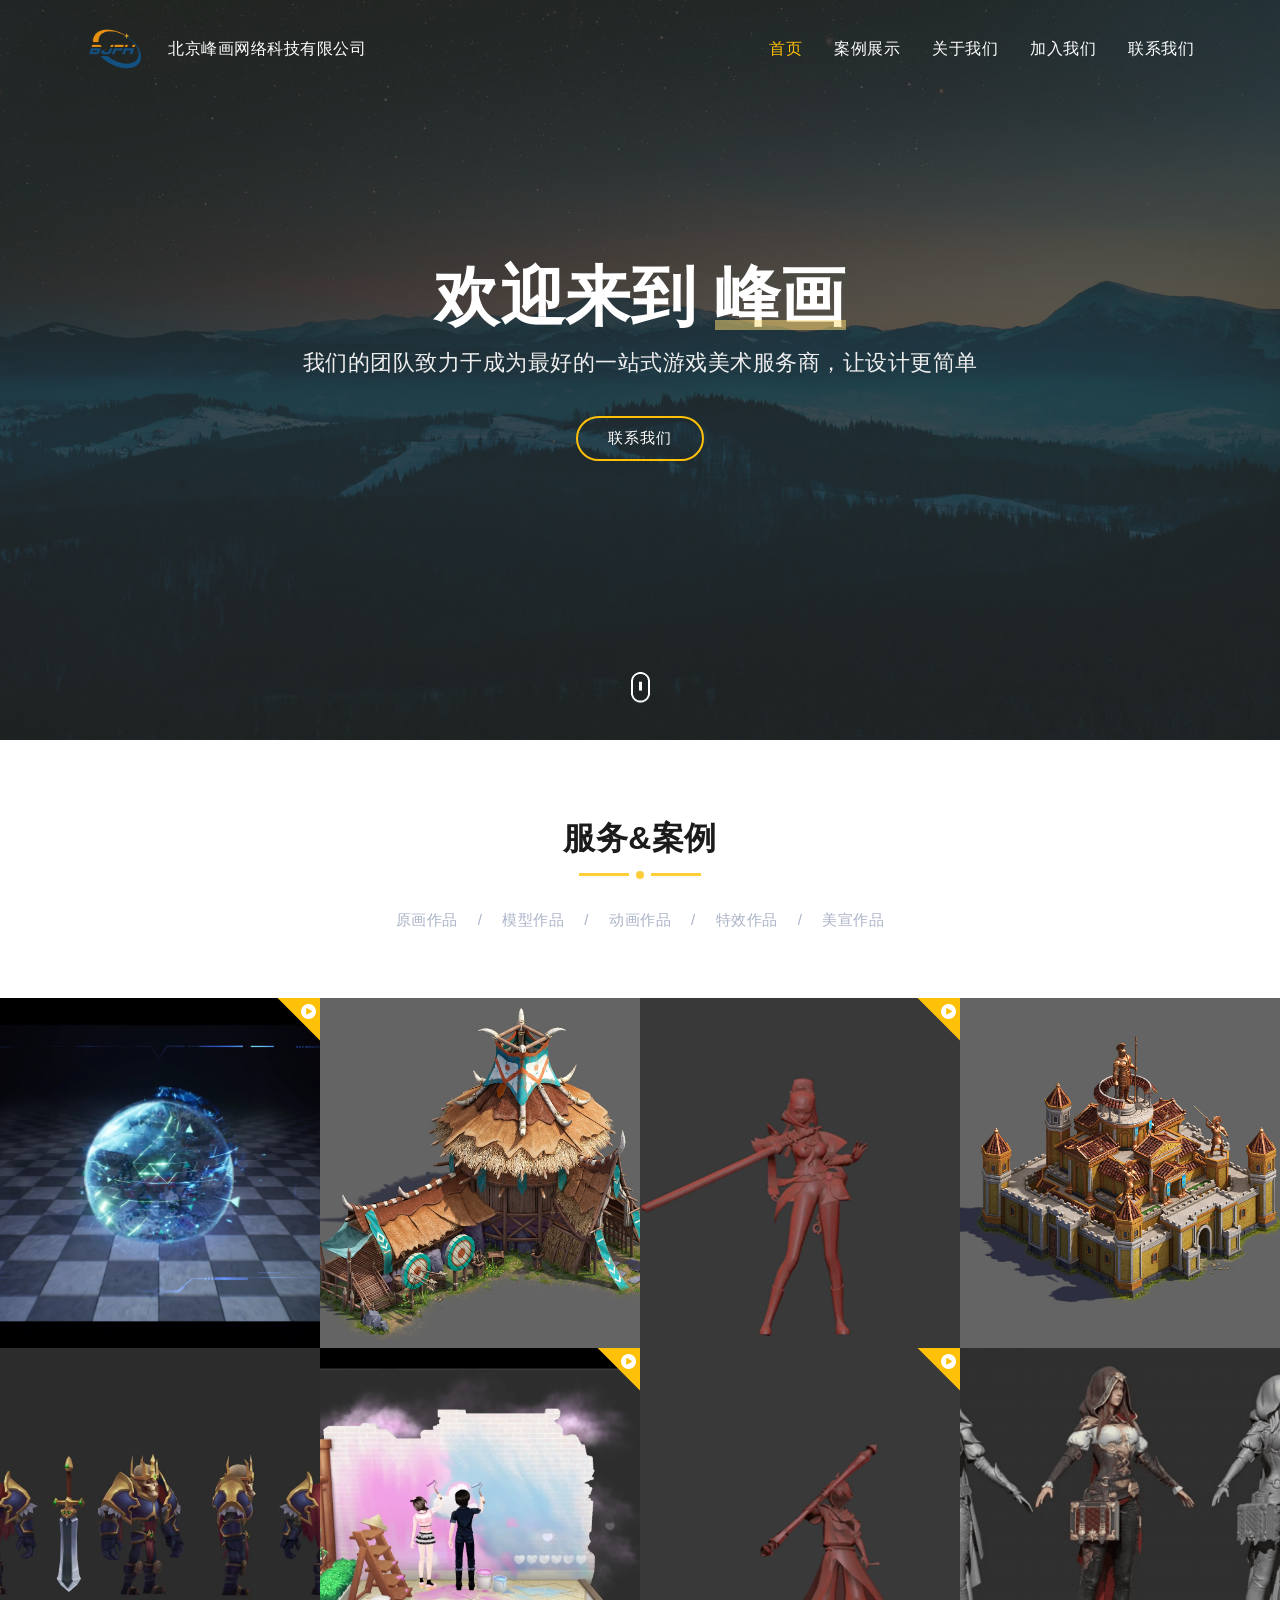
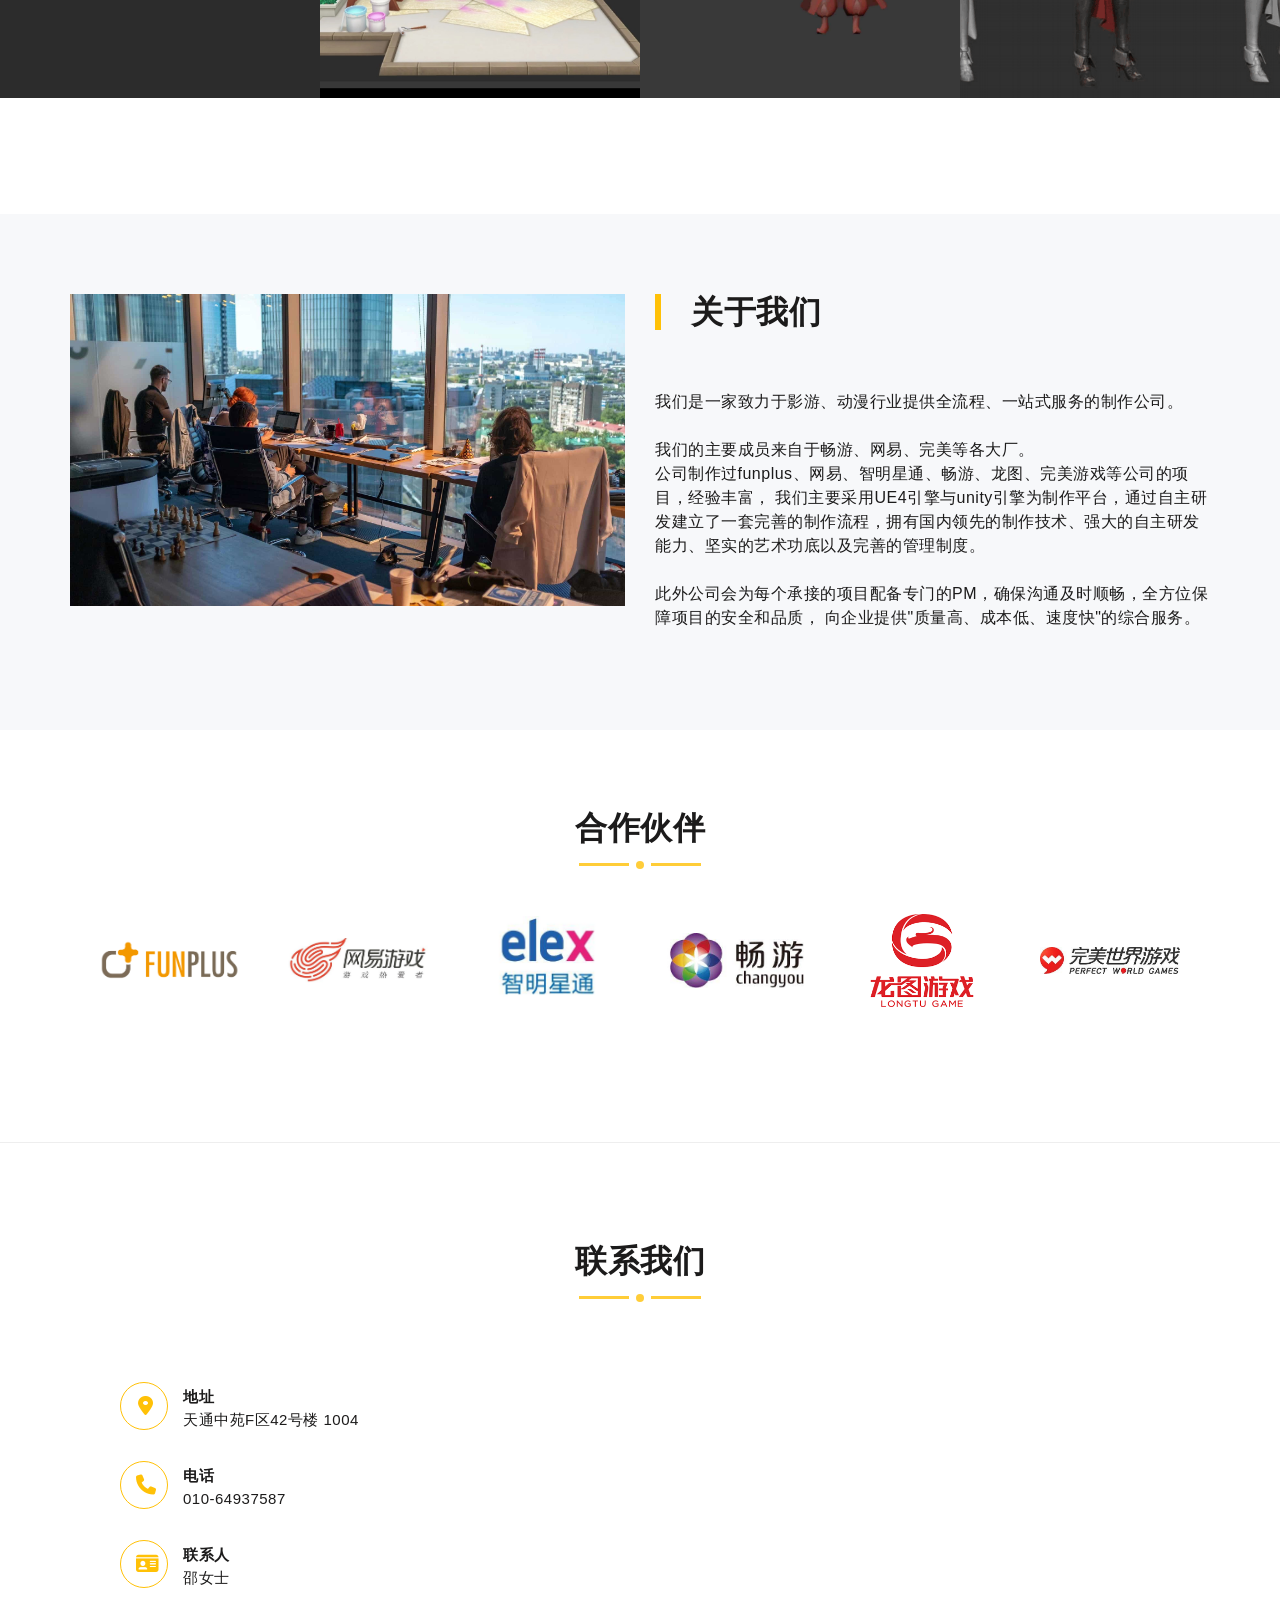
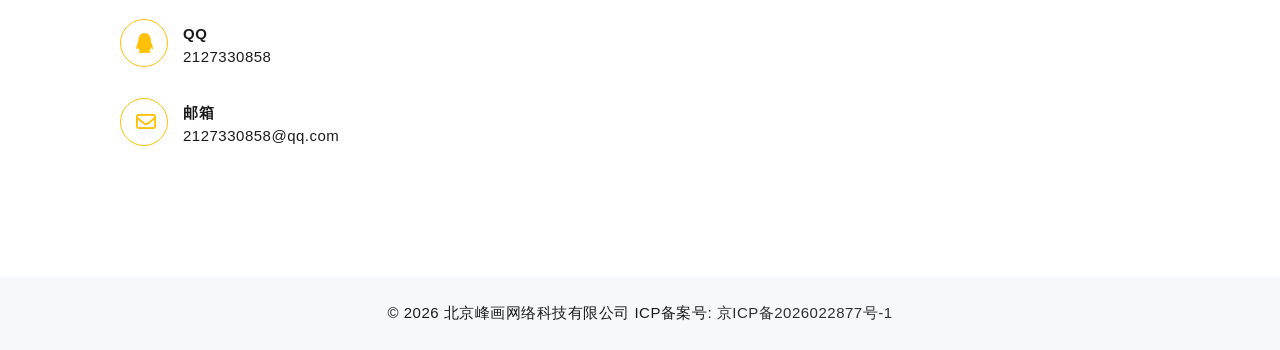
<file: index.html>
<!doctype html>
<html lang="zh-CN">
  <head>
    <meta charset="UTF-8" />
    <meta
      name="viewport"
      content="width=device-width; initial-scale=1.0; maximum-scale=1; user-scalable=no;"
    />
    <meta
      name="description"
      content="北京峰画网络科技有限公司官网 - 我们是一家致力于影游、动漫行业提供全流程、一站式服务的制作公司。"
    />
    <meta
      name="keywords"
      content="北京峰画网络科技有限公司,游戏研发,原画作品,角色原画,场景原画,模型作品,角色模型,场景模型,三渲二,动画作品,角色动画,场景动画,动画镜头,特效作品,Unity引擎,UE4引擎,自研引擎,美宣作品"
    />
    <title>北京峰画网络科技有限公司官网</title>
    <link rel="icon" href="/assets/favicon.ico" />
    <link rel="stylesheet" href="/css/style.css" />
    <link
      rel="stylesheet"
      href="https://cdnjs.cloudflare.com/ajax/libs/font-awesome/6.2.0/css/all.min.css"
    />
  </head>
  <body>
    <div class="home_container">
      <!-- Header -->
      <header class="header header_home">
        <div class="navbar">
          <div class="container">
            <div class="navbar_left">
              <div class="navbar_logo">
                <img width="90" height="90" src="/assets/logo.png" alt="峰画" />
              </div>
              <div class="navbar_title">北京峰画网络科技有限公司</div>
            </div>
            <div class="navbar_right">
              <i class="fas fa-bars navbar_menu_icon"></i>
              <div class="navbar_menu_pc">
                <div
                  class="navbar_item"
                  data-href="/index.html"
                  onclick="window.location.href = '/index.html'"
                >
                  首页
                </div>
                <div
                  class="navbar_item"
                  data-href="/cases.html"
                  onclick="window.location.href = '/cases.html'"
                >
                  案例展示
                </div>
                <div
                  class="navbar_item"
                  data-href="/about.html"
                  onclick="window.location.href = '/about.html'"
                >
                  关于我们
                </div>
                <div
                  class="navbar_item"
                  data-href="/jobs.html"
                  onclick="window.location.href = '/jobs.html'"
                >
                  加入我们
                </div>
                <div
                  class="navbar_item"
                  data-href="/contact.html"
                  onclick="window.location.href = '/contact.html'"
                >
                  联系我们
                </div>
              </div>
            </div>
          </div>
          <div class="navbar_menu_mobile">
            <div
              class="navbar_item"
              data-href="/index.html"
              onclick="window.location.href = '/index.html'"
            >
              首页
            </div>
            <div
              class="navbar_item"
              data-href="/cases.html"
              onclick="window.location.href = '/cases.html'"
            >
              案例展示
            </div>
            <div
              class="navbar_item"
              data-href="/about.html"
              onclick="window.location.href = '/about.html'"
            >
              关于我们
            </div>
            <div
              class="navbar_item"
              data-href="/jobs.html"
              onclick="window.location.href = '/jobs.html'"
            >
              加入我们
            </div>
            <div
              class="navbar_item"
              data-href="/contact.html"
              onclick="window.location.href = '/contact.html'"
            >
              联系我们
            </div>
          </div>
        </div>
      </header>

      <!-- Hero Section -->
      <div class="home_head">
        <div class="home_head_bg">
          <img alt="bg" src="/assets/home_bg.jpg" />
        </div>
        <div class="home_overlay">
          <div class="home_content">
            <div class="animate-fade-in">
              <div class="home_title">
                欢迎来到
                <span class="home_title_line">峰画</span>
              </div>
            </div>
            <div class="animate-fade-in" style="transition-delay: 0.1s">
              <div class="home_sub_title">
                我们的团队致力于成为最好的一站式游戏美术服务商，让设计更简单
              </div>
            </div>
            <div class="animate-fade-in" style="transition-delay: 0.2s">
              <div
                onclick="window.location.href = '/contact.html'"
                class="home_head_btn"
              >
                联系我们
              </div>
            </div>
          </div>
          <div class="home_scroll_icon">
            <img src="/assets/scroll.gif" alt="scroll" width="19" height="33" />
          </div>
        </div>
      </div>

      <!-- 服务&案例 -->
      <div class="home_block_wrapper">
        <div class="home_case_wrapper">
          <h2 class="home_block_title">服务&案例</h2>
          <div class="home_block_dot"></div>
          <div class="home_case_filter">
            <div class="home_case_filter_item">
              <div
                class="home_case_filter_title"
                onclick="window.location.href = '/cases.html?type=1'"
              >
                原画作品
              </div>
              <div class="home_case_filter_line">/</div>
            </div>
            <div class="home_case_filter_item">
              <div
                class="home_case_filter_title"
                onclick="window.location.href = '/cases.html?type=2'"
              >
                模型作品
              </div>
              <div class="home_case_filter_line">/</div>
            </div>
            <div class="home_case_filter_item">
              <div
                class="home_case_filter_title"
                onclick="window.location.href = '/cases.html?type=3'"
              >
                动画作品
              </div>
              <div class="home_case_filter_line">/</div>
            </div>
            <div class="home_case_filter_item">
              <div
                class="home_case_filter_title"
                onclick="window.location.href = '/cases.html?type=4'"
              >
                特效作品
              </div>
              <div class="home_case_filter_line">/</div>
            </div>
            <div class="home_case_filter_item">
              <div
                class="home_case_filter_title"
                onclick="window.location.href = '/cases.html?type=5'"
              >
                美宣作品
              </div>
            </div>
          </div>

          <div id="home_case_list" class="home_case_list">
            <!-- 案例列表由JS渲染 -->
          </div>
        </div>
      </div>

      <!-- 关于我们 -->
      <div class="home_block_wrapper" style="background-color: #f7f8fa">
        <div class="home_block_inner_wrapper">
          <div class="home_about_wrapper">
            <div class="home_about_pc_img">
              <img src="/assets/about.jpg" alt="关于峰画" />
            </div>
            <div class="home_about_m_img">
              <img src="/assets/about.jpg" alt="关于峰画" />
            </div>
            <div class="home_about_content">
              <h2 class="home_about_title">关于我们</h2>
              我们是一家致力于影游、动漫行业提供全流程、一站式服务的制作公司。
              <br /><br />
              我们的主要成员来自于畅游、网易、完美等各大厂。
              <br />
              公司制作过funplus、网易、智明星通、畅游、龙图、完美游戏等公司的项目，经验丰富，
              我们主要采用UE4引擎与unity引擎为制作平台，通过自主研发建立了一套完善的制作流程，拥有国内领先的制作技术、强大的自主研发能力、坚实的艺术功底以及完善的管理制度。
              <br /><br />
              此外公司会为每个承接的项目配备专门的PM，确保沟通及时顺畅，全方位保障项目的安全和品质，
              向企业提供"质量高、成本低、速度快"的综合服务。
            </div>
          </div>
        </div>
      </div>

      <!-- 合作伙伴 -->
      <div class="home_block_wrapper">
        <div class="home_block_full_inner_wrapper">
          <h2 class="home_block_title">合作伙伴</h2>
          <div class="home_block_dot"></div>
          <div class="home_logo_list">
            <img class="home_logo_img" src="/assets/logo6.png" alt="funplus" />
            <img class="home_logo_img" src="/assets/logo5.png" alt="网易" />
            <img
              class="home_logo_img"
              src="/assets/logo4.jpeg"
              alt="智明星通"
            />
            <img class="home_logo_img" src="/assets/logo3.jpeg" alt="畅游" />
            <img class="home_logo_img" src="/assets/logo2.png" alt="龙图" />
            <img
              class="home_logo_img"
              src="/assets/logo1.jpeg"
              alt="完美游戏"
            />
          </div>
        </div>
      </div>

      <hr />

      <!-- 联系我们 -->
      <div class="home_block_wrapper">
        <div class="home_block_inner_wrapper">
          <h2 class="home_block_title">联系我们</h2>
          <div class="home_block_dot"></div>
          <div class="home_contact">
            <div class="home_contact_msg">
              <div class="home_contact_msg_item">
                <div class="home_contact_msg_item_icon_wrapper">
                  <i
                    class="fas fa-location-dot home_contact_msg_item_icon"
                    style="width: 12px"
                  ></i>
                </div>
                <div class="home_contact_msg_item_body">
                  <div><strong>地址</strong></div>
                  <div>天通中苑F区42号楼 1004</div>
                </div>
              </div>
              <div class="home_contact_msg_item">
                <div class="home_contact_msg_item_icon_wrapper">
                  <i class="fas fa-phone home_contact_msg_item_icon"></i>
                </div>
                <div class="home_contact_msg_item_body">
                  <div><strong>电话</strong></div>
                  <div>010-64937587</div>
                </div>
              </div>
              <div class="home_contact_msg_item">
                <div class="home_contact_msg_item_icon_wrapper">
                  <i class="fas fa-id-card home_contact_msg_item_icon"></i>
                </div>
                <div class="home_contact_msg_item_body">
                  <div><strong>联系人</strong></div>
                  <div>邵女士</div>
                </div>
              </div>
              <div class="home_contact_msg_item">
                <div class="home_contact_msg_item_icon_wrapper">
                  <i class="fab fa-qq home_contact_msg_item_icon"></i>
                </div>
                <div class="home_contact_msg_item_body">
                  <div><strong>QQ</strong></div>
                  <div>2127330858</div>
                </div>
              </div>
              <div class="home_contact_msg_item">
                <div class="home_contact_msg_item_icon_wrapper">
                  <i class="far fa-envelope home_contact_msg_item_icon"></i>
                </div>
                <div class="home_contact_msg_item_body">
                  <div><strong>邮箱</strong></div>
                  <div>2127330858@qq.com</div>
                </div>
              </div>
            </div>
          </div>
        </div>
      </div>

      <!-- Footer -->
      <footer class="footer">
        <p>
          © 2026 北京峰画网络科技有限公司 ICP备案号:
          <a href="https://beian.miit.gov.cn" target="_blank"
            >京ICP备2026022877号-1</a
          >
        </p>
      </footer>
    </div>

    <!-- Modal -->
    <div id="modal" class="modal_wrapper" style="display: none">
      <span class="modal_close">×</span>
      <div class="modal_content"></div>
    </div>

    <script src="/js/main.js"></script>
  </body>
</html>
</file>
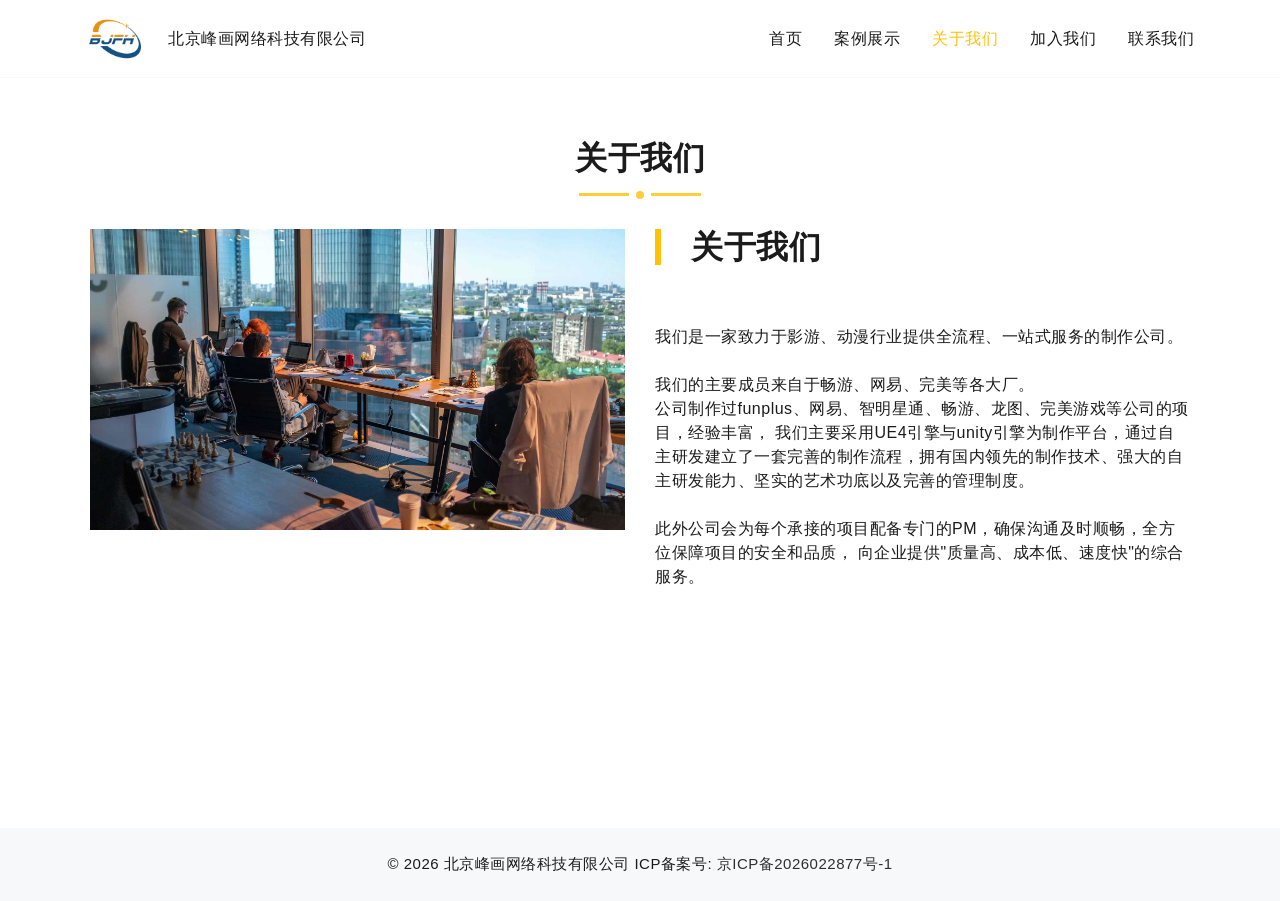
<file: about.html>
<!doctype html>
<html lang="zh-CN">
  <head>
    <meta charset="UTF-8" />
    <meta
      name="viewport"
      content="width=device-width; initial-scale=1.0; maximum-scale=1; user-scalable=no;"
    />
    <meta name="description" content="北京峰画网络科技有限公司官网" />
    <meta
      name="keywords"
      content="北京峰画网络科技有限公司,游戏研发,原画作品,角色原画,场景原画,模型作品,角色模型,场景模型,三渲二,动画作品,角色动画,场景动画,动画镜头,特效作品,Unity引擎,UE4引擎,自研引擎,美宣作品"
    />
    <title>关于我们 - 北京峰画网络科技有限公司官网</title>
    <link rel="icon" href="/assets/favicon.ico" />
    <link rel="stylesheet" href="/css/style.css" />
    <link
      rel="stylesheet"
      href="https://cdnjs.cloudflare.com/ajax/libs/font-awesome/6.2.0/css/all.min.css"
    />
  </head>
  <body>
    <div>
      <!-- Header -->
      <header class="header">
        <div class="navbar">
          <div class="container">
            <div class="navbar_left">
              <div class="navbar_logo">
                <img width="90" height="90" src="/assets/logo.png" alt="峰画" />
              </div>
              <div class="navbar_title">北京峰画网络科技有限公司</div>
            </div>
            <div class="navbar_right">
              <i class="fas fa-bars navbar_menu_icon"></i>
              <div class="navbar_menu_pc">
                <div
                  class="navbar_item"
                  data-href="/index.html"
                  onclick="window.location.href = '/index.html'"
                >
                  首页
                </div>
                <div
                  class="navbar_item"
                  data-href="/cases.html"
                  onclick="window.location.href = '/cases.html'"
                >
                  案例展示
                </div>
                <div
                  class="navbar_item"
                  data-href="/about.html"
                  onclick="window.location.href = '/about.html'"
                >
                  关于我们
                </div>
                <div
                  class="navbar_item"
                  data-href="/jobs.html"
                  onclick="window.location.href = '/jobs.html'"
                >
                  加入我们
                </div>
                <div
                  class="navbar_item"
                  data-href="/contact.html"
                  onclick="window.location.href = '/contact.html'"
                >
                  联系我们
                </div>
              </div>
            </div>
          </div>
          <div class="navbar_menu_mobile">
            <div
              class="navbar_item"
              data-href="/index.html"
              onclick="window.location.href = '/index.html'"
            >
              首页
            </div>
            <div
              class="navbar_item"
              data-href="/cases.html"
              onclick="window.location.href = '/cases.html'"
            >
              案例展示
            </div>
            <div
              class="navbar_item"
              data-href="/about.html"
              onclick="window.location.href = '/about.html'"
            >
              关于我们
            </div>
            <div
              class="navbar_item"
              data-href="/jobs.html"
              onclick="window.location.href = '/jobs.html'"
            >
              加入我们
            </div>
            <div
              class="navbar_item"
              data-href="/contact.html"
              onclick="window.location.href = '/contact.html'"
            >
              联系我们
            </div>
          </div>
        </div>
      </header>

      <!-- Container -->
      <div class="container_block_wrapper">
        <div class="container_block_inner_wrapper">
          <h2 class="container_block_title">关于我们</h2>
          <div class="container_block_dot"></div>
          <div class="home_about_wrapper">
            <div class="home_about_pc_img">
              <img src="/assets/about.jpg" alt="关于峰画" />
            </div>
            <div class="home_about_m_img">
              <img src="/assets/about.jpg" alt="关于峰画" />
            </div>
            <div class="home_about_content">
              <h2 class="home_about_title">关于我们</h2>
              我们是一家致力于影游、动漫行业提供全流程、一站式服务的制作公司。
              <br /><br />
              我们的主要成员来自于畅游、网易、完美等各大厂。
              <br />
              公司制作过funplus、网易、智明星通、畅游、龙图、完美游戏等公司的项目，经验丰富，
              我们主要采用UE4引擎与unity引擎为制作平台，通过自主研发建立了一套完善的制作流程，拥有国内领先的制作技术、强大的自主研发能力、坚实的艺术功底以及完善的管理制度。
              <br /><br />
              此外公司会为每个承接的项目配备专门的PM，确保沟通及时顺畅，全方位保障项目的安全和品质，
              向企业提供"质量高、成本低、速度快"的综合服务。
            </div>
          </div>
        </div>
      </div>

      <!-- Footer -->
      <footer class="footer">
        <p>
          © 2026 北京峰画网络科技有限公司 ICP备案号:
          <a href="https://beian.miit.gov.cn" target="_blank"
            >京ICP备2026022877号-1</a
          >
        </p>
      </footer>
    </div>

    <!-- Modal (hidden by default) -->
    <div id="modal" class="modal_wrapper" style="display: none">
      <span class="modal_close">×</span>
      <div class="modal_content"></div>
    </div>

    <script src="/js/main.js"></script>
  </body>
</html>
</file>
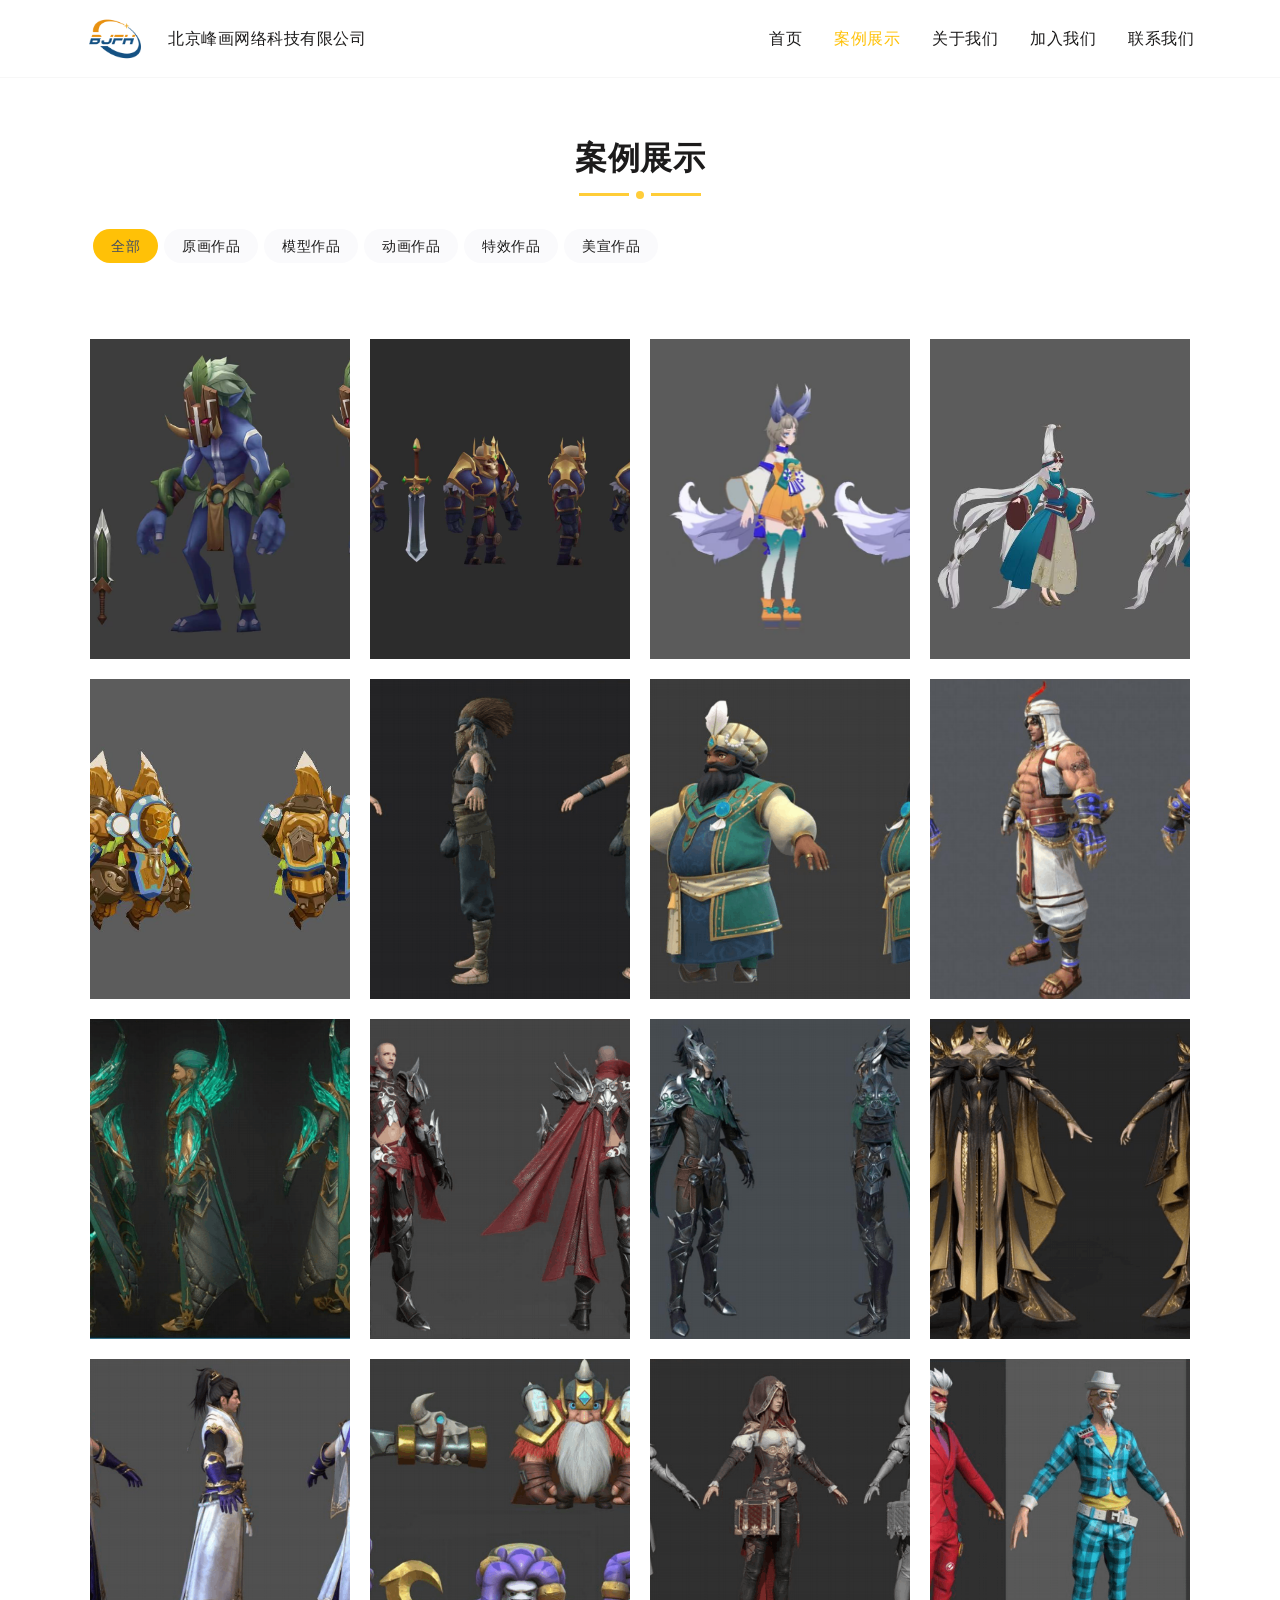
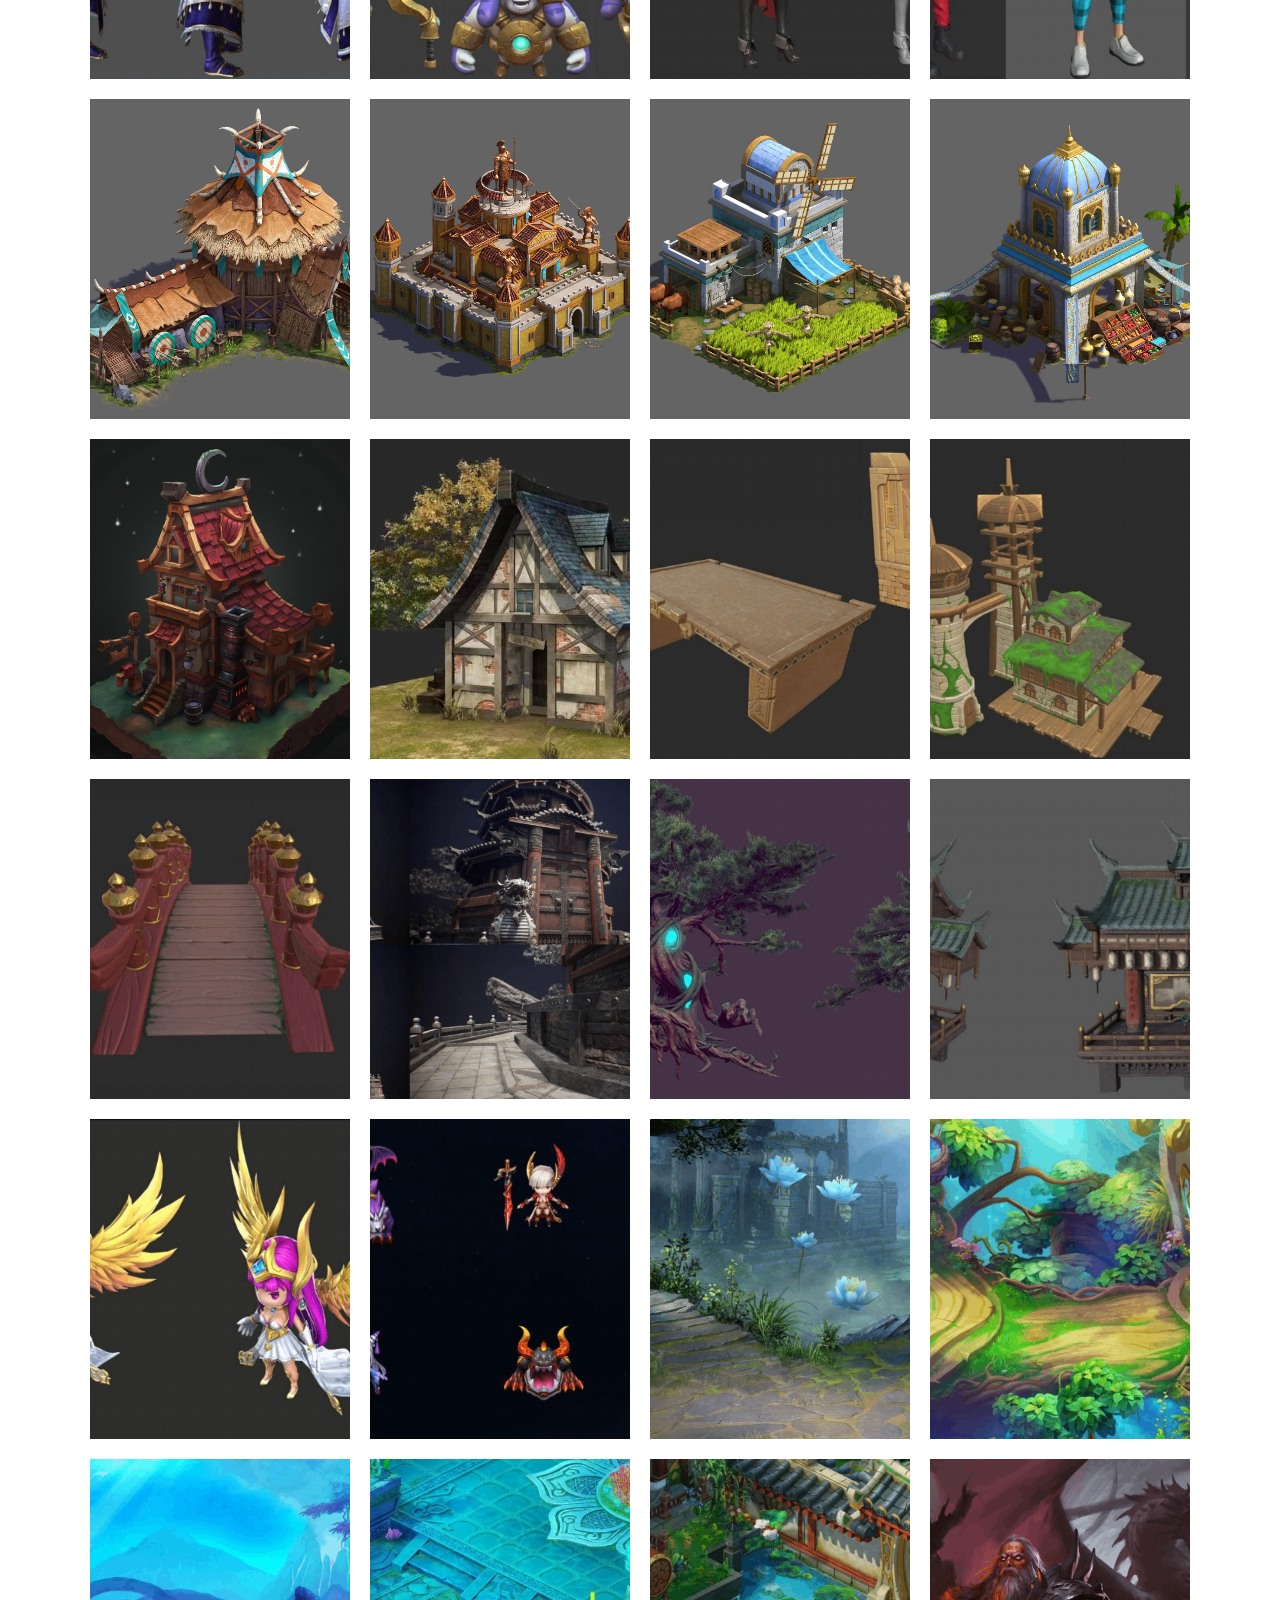
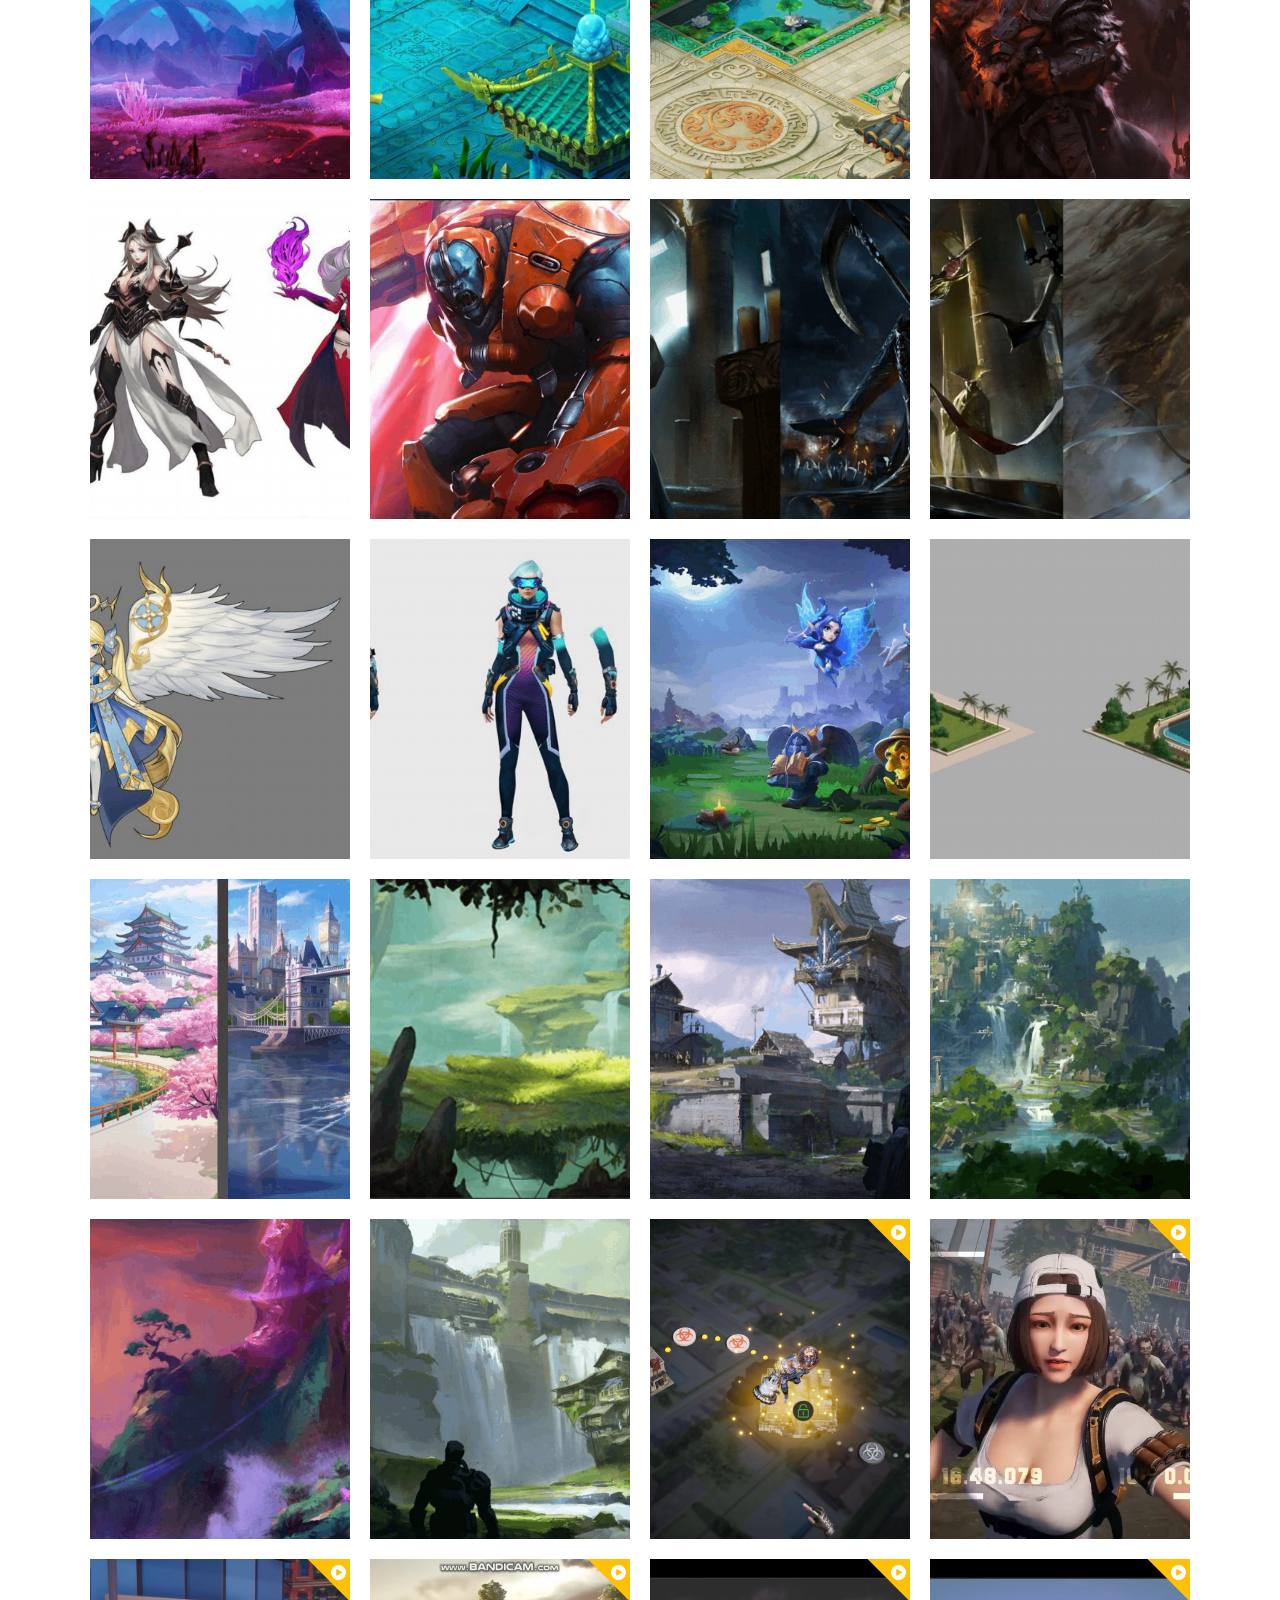
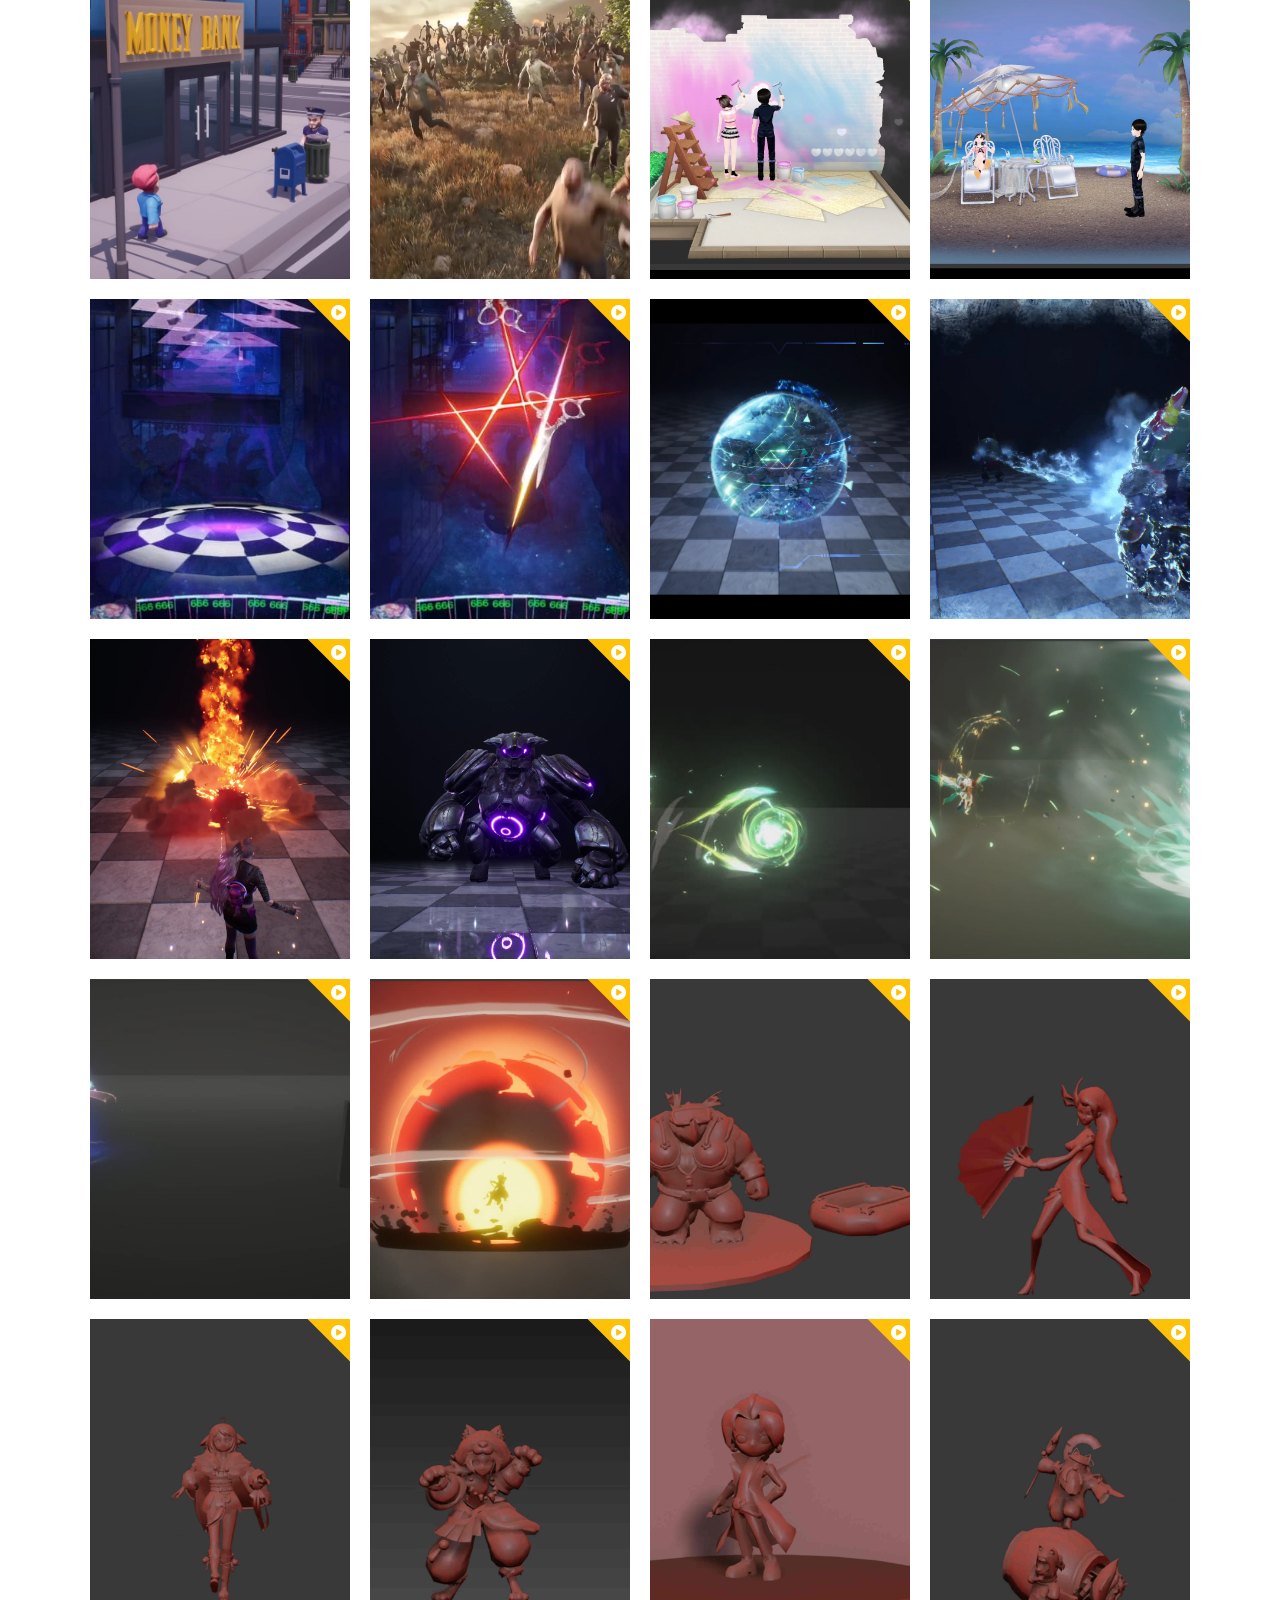
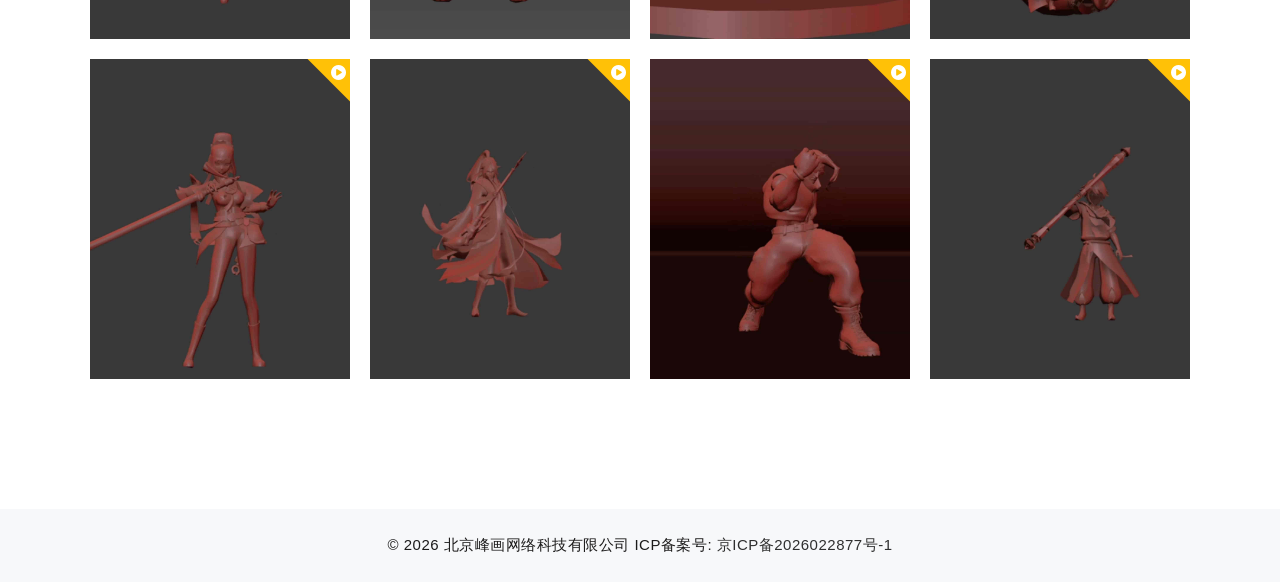
<file: cases.html>
<!doctype html>
<html lang="zh-CN">
  <head>
    <meta charset="UTF-8" />
    <meta
      name="viewport"
      content="width=device-width; initial-scale=1.0; maximum-scale=1; user-scalable=no;"
    />
    <meta name="description" content="北京峰画网络科技有限公司官网" />
    <meta
      name="keywords"
      content="北京峰画网络科技有限公司,游戏研发,原画作品,角色原画,场景原画,模型作品,角色模型,场景模型,三渲二,动画作品,角色动画,场景动画,动画镜头,特效作品,Unity引擎,UE4引擎,自研引擎,美宣作品"
    />
    <title>案例展示 - 北京峰画网络科技有限公司官网</title>
    <link rel="icon" href="/assets/favicon.ico" />
    <link rel="stylesheet" href="/css/style.css" />
    <link
      rel="stylesheet"
      href="https://cdnjs.cloudflare.com/ajax/libs/font-awesome/6.2.0/css/all.min.css"
    />
  </head>
  <body>
    <div>
      <!-- Header -->
      <header class="header">
        <div class="navbar">
          <div class="container">
            <div class="navbar_left">
              <div class="navbar_logo">
                <img width="90" height="90" src="/assets/logo.png" alt="峰画" />
              </div>
              <div class="navbar_title">北京峰画网络科技有限公司</div>
            </div>
            <div class="navbar_right">
              <i class="fas fa-bars navbar_menu_icon"></i>
              <div class="navbar_menu_pc">
                <div
                  class="navbar_item"
                  data-href="/index.html"
                  onclick="window.location.href = '/index.html'"
                >
                  首页
                </div>
                <div
                  class="navbar_item"
                  data-href="/cases.html"
                  onclick="window.location.href = '/cases.html'"
                >
                  案例展示
                </div>
                <div
                  class="navbar_item"
                  data-href="/about.html"
                  onclick="window.location.href = '/about.html'"
                >
                  关于我们
                </div>
                <div
                  class="navbar_item"
                  data-href="/jobs.html"
                  onclick="window.location.href = '/jobs.html'"
                >
                  加入我们
                </div>
                <div
                  class="navbar_item"
                  data-href="/contact.html"
                  onclick="window.location.href = '/contact.html'"
                >
                  联系我们
                </div>
              </div>
            </div>
          </div>
          <div class="navbar_menu_mobile">
            <div
              class="navbar_item"
              data-href="/index.html"
              onclick="window.location.href = '/index.html'"
            >
              首页
            </div>
            <div
              class="navbar_item"
              data-href="/cases.html"
              onclick="window.location.href = '/cases.html'"
            >
              案例展示
            </div>
            <div
              class="navbar_item"
              data-href="/about.html"
              onclick="window.location.href = '/about.html'"
            >
              关于我们
            </div>
            <div
              class="navbar_item"
              data-href="/jobs.html"
              onclick="window.location.href = '/jobs.html'"
            >
              加入我们
            </div>
            <div
              class="navbar_item"
              data-href="/contact.html"
              onclick="window.location.href = '/contact.html'"
            >
              联系我们
            </div>
          </div>
        </div>
      </header>

      <!-- Container -->
      <div class="container_block_wrapper">
        <div class="container_block_inner_wrapper">
          <h2 class="container_block_title">案例展示</h2>
          <div class="container_block_dot"></div>

          <div id="level1_filter" class="cases_type_wrapper">
            <!-- 一级筛选由JS渲染 -->
          </div>

          <div id="level2_filter" class="cases_type_wrapper">
            <!-- 二级筛选由JS渲染 -->
          </div>

          <div id="case_list" class="cases_content_wrapper">
            <!-- 案例列表由JS渲染 -->
          </div>
        </div>
      </div>

      <!-- Footer -->
      <footer class="footer">
        <p>
          © 2026 北京峰画网络科技有限公司 ICP备案号:
          <a href="https://beian.miit.gov.cn" target="_blank"
            >京ICP备2026022877号-1</a
          >
        </p>
      </footer>
    </div>

    <!-- Modal -->
    <div id="modal" class="modal_wrapper" style="display: none">
      <span class="modal_close">×</span>
      <div class="modal_content"></div>
    </div>

    <script src="/js/main.js"></script>
  </body>
</html>
</file>
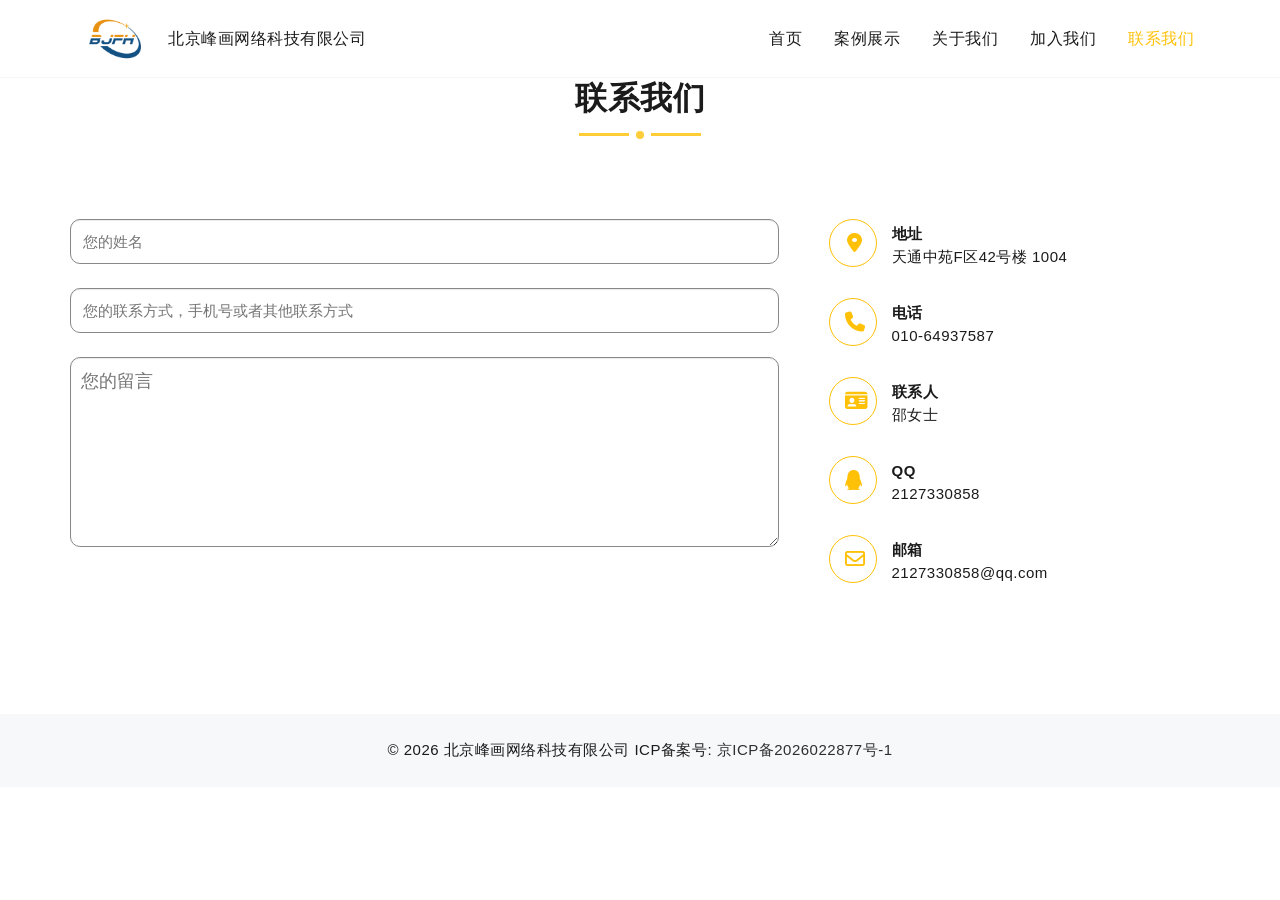
<file: contact.html>
<!doctype html>
<html lang="zh-CN">
  <head>
    <meta charset="UTF-8" />
    <meta
      name="viewport"
      content="width=device-width; initial-scale=1.0; maximum-scale=1; user-scalable=no;"
    />
    <meta name="description" content="北京峰画网络科技有限公司官网" />
    <meta
      name="keywords"
      content="北京峰画网络科技有限公司,游戏研发,原画作品,角色原画,场景原画,模型作品,角色模型,场景模型,三渲二,动画作品,角色动画,场景动画,动画镜头,特效作品,Unity引擎,UE4引擎,自研引擎,美宣作品"
    />
    <title>联系我们 - 北京峰画网络科技有限公司官网</title>
    <link rel="icon" href="/assets/favicon.ico" />
    <link rel="stylesheet" href="/css/style.css" />
    <link
      rel="stylesheet"
      href="https://cdnjs.cloudflare.com/ajax/libs/font-awesome/6.2.0/css/all.min.css"
    />
  </head>
  <body>
    <div>
      <!-- Header -->
      <header class="header">
        <div class="navbar">
          <div class="container">
            <div class="navbar_left">
              <div class="navbar_logo">
                <img width="90" height="90" src="/assets/logo.png" alt="峰画" />
              </div>
              <div class="navbar_title">北京峰画网络科技有限公司</div>
            </div>
            <div class="navbar_right">
              <i class="fas fa-bars navbar_menu_icon"></i>
              <div class="navbar_menu_pc">
                <div
                  class="navbar_item"
                  data-href="/index.html"
                  onclick="window.location.href = '/index.html'"
                >
                  首页
                </div>
                <div
                  class="navbar_item"
                  data-href="/cases.html"
                  onclick="window.location.href = '/cases.html'"
                >
                  案例展示
                </div>
                <div
                  class="navbar_item"
                  data-href="/about.html"
                  onclick="window.location.href = '/about.html'"
                >
                  关于我们
                </div>
                <div
                  class="navbar_item"
                  data-href="/jobs.html"
                  onclick="window.location.href = '/jobs.html'"
                >
                  加入我们
                </div>
                <div
                  class="navbar_item"
                  data-href="/contact.html"
                  onclick="window.location.href = '/contact.html'"
                >
                  联系我们
                </div>
              </div>
            </div>
          </div>
          <div class="navbar_menu_mobile">
            <div
              class="navbar_item"
              data-href="/index.html"
              onclick="window.location.href = '/index.html'"
            >
              首页
            </div>
            <div
              class="navbar_item"
              data-href="/cases.html"
              onclick="window.location.href = '/cases.html'"
            >
              案例展示
            </div>
            <div
              class="navbar_item"
              data-href="/about.html"
              onclick="window.location.href = '/about.html'"
            >
              关于我们
            </div>
            <div
              class="navbar_item"
              data-href="/jobs.html"
              onclick="window.location.href = '/jobs.html'"
            >
              加入我们
            </div>
            <div
              class="navbar_item"
              data-href="/contact.html"
              onclick="window.location.href = '/contact.html'"
            >
              联系我们
            </div>
          </div>
        </div>
      </header>

      <!-- Container -->
      <div class="home_block_wrapper">
        <div class="home_block_inner_wrapper">
          <h2 class="home_block_title">联系我们</h2>
          <div class="home_block_dot"></div>
          <div class="home_contact">
            <div class="home_contact_form">
              <div class="home_contact_form_item">
                <input
                  type="text"
                  class="home_contact_form_input"
                  placeholder="您的姓名"
                  id="name"
                  name="name"
                />
              </div>
              <div class="home_contact_form_item">
                <input
                  type="text"
                  class="home_contact_form_input"
                  placeholder="您的联系方式，手机号或者其他联系方式"
                  id="email"
                  name="email"
                />
              </div>
              <div class="home_contact_form_item">
                <textarea
                  class="home_contact_form_input"
                  placeholder="您的留言"
                  id="message"
                  name="message"
                ></textarea>
              </div>
            </div>
            <div class="home_contact_msg">
              <div class="home_contact_msg_item">
                <div class="home_contact_msg_item_icon_wrapper">
                  <i
                    class="fas fa-location-dot home_contact_msg_item_icon"
                    style="width: 12px"
                  ></i>
                </div>
                <div class="home_contact_msg_item_body">
                  <div><strong>地址</strong></div>
                  <div>天通中苑F区42号楼 1004</div>
                </div>
              </div>
              <div class="home_contact_msg_item">
                <div class="home_contact_msg_item_icon_wrapper">
                  <i class="fas fa-phone home_contact_msg_item_icon"></i>
                </div>
                <div class="home_contact_msg_item_body">
                  <div><strong>电话</strong></div>
                  <div>010-64937587</div>
                </div>
              </div>
              <div class="home_contact_msg_item">
                <div class="home_contact_msg_item_icon_wrapper">
                  <i class="fas fa-id-card home_contact_msg_item_icon"></i>
                </div>
                <div class="home_contact_msg_item_body">
                  <div><strong>联系人</strong></div>
                  <div>邵女士</div>
                </div>
              </div>
              <div class="home_contact_msg_item">
                <div class="home_contact_msg_item_icon_wrapper">
                  <i class="fab fa-qq home_contact_msg_item_icon"></i>
                </div>
                <div class="home_contact_msg_item_body">
                  <div><strong>QQ</strong></div>
                  <div>2127330858</div>
                </div>
              </div>
              <div class="home_contact_msg_item">
                <div class="home_contact_msg_item_icon_wrapper">
                  <i class="far fa-envelope home_contact_msg_item_icon"></i>
                </div>
                <div class="home_contact_msg_item_body">
                  <div><strong>邮箱</strong></div>
                  <div>2127330858@qq.com</div>
                </div>
              </div>
            </div>
          </div>
        </div>
      </div>

      <!-- Footer -->
      <footer class="footer">
        <p>
          © 2026 北京峰画网络科技有限公司 ICP备案号:
          <a href="https://beian.miit.gov.cn" target="_blank"
            >京ICP备2026022877号-1</a
          >
        </p>
      </footer>
    </div>

    <!-- Modal (hidden by default) -->
    <div id="modal" class="modal_wrapper" style="display: none">
      <span class="modal_close">×</span>
      <div class="modal_content"></div>
    </div>

    <script src="/js/main.js"></script>
  </body>
</html>
</file>
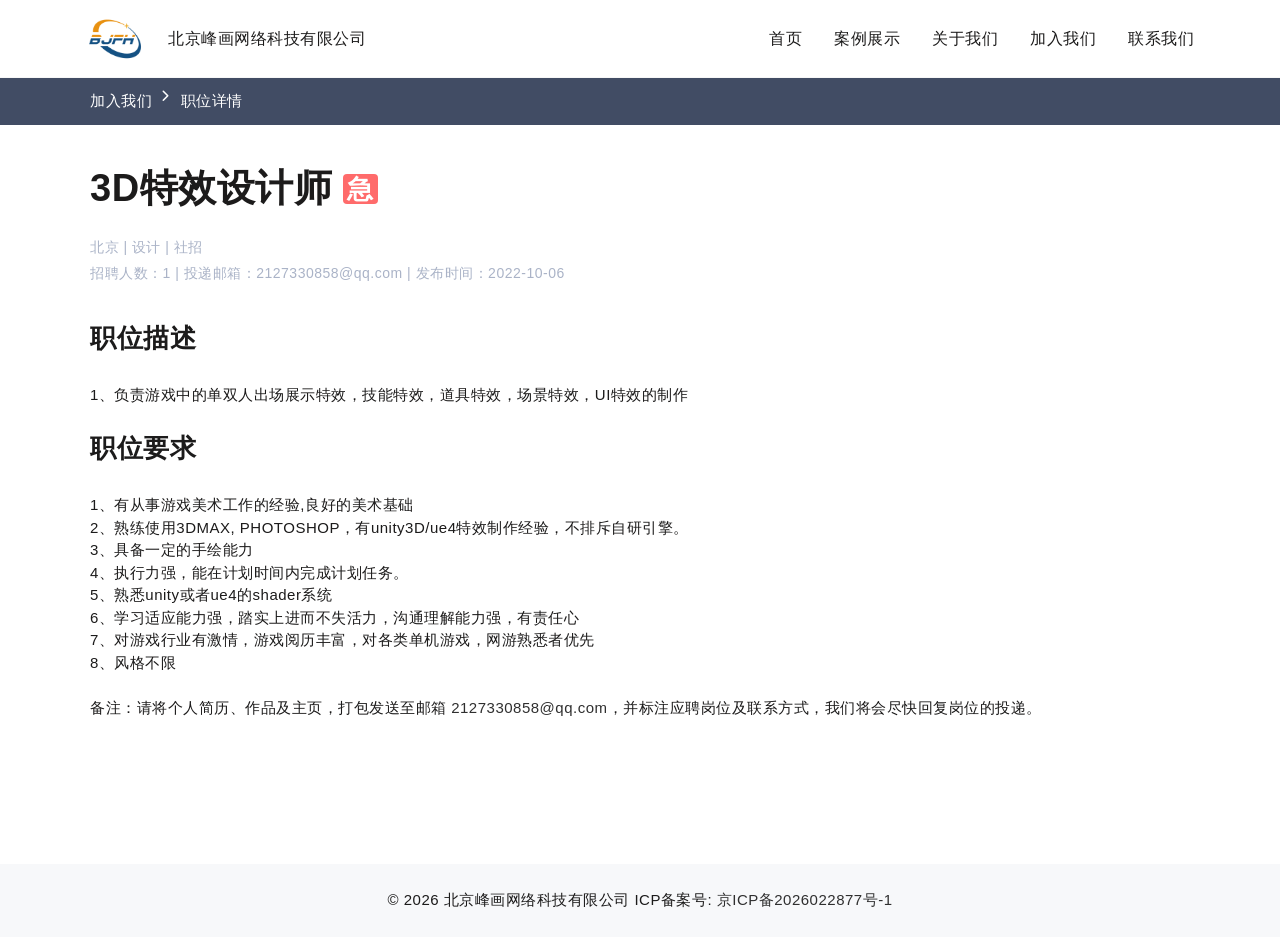
<file: job-1.html>
<!doctype html>
<html lang="zh-CN">
  <head>
    <meta charset="UTF-8" />
    <meta
      name="viewport"
      content="width=device-width; initial-scale=1.0; maximum-scale=1; user-scalable=no;"
    />
    <meta name="description" content="北京峰画网络科技有限公司官网" />
    <meta
      name="keywords"
      content="北京峰画网络科技有限公司,游戏研发,原画作品,角色原画,场景原画,模型作品,角色模型,场景模型,三渲二,动画作品,角色动画,场景动画,动画镜头,特效作品,Unity引擎,UE4引擎,自研引擎,美宣作品"
    />
    <title>3D特效设计师 - 北京峰画网络科技有限公司官网</title>
    <link rel="icon" href="/assets/favicon.ico" />
    <link rel="stylesheet" href="/css/style.css" />
    <link
      rel="stylesheet"
      href="https://cdnjs.cloudflare.com/ajax/libs/font-awesome/6.2.0/css/all.min.css"
    />
  </head>
  <body>
    <div>
      <!-- Header -->
      <header class="header">
        <div class="navbar">
          <div class="container">
            <div class="navbar_left">
              <div class="navbar_logo">
                <img width="90" height="90" src="/assets/logo.png" alt="峰画" />
              </div>
              <div class="navbar_title">北京峰画网络科技有限公司</div>
            </div>
            <div class="navbar_right">
              <i class="fas fa-bars navbar_menu_icon"></i>
              <div class="navbar_menu_pc">
                <div
                  class="navbar_item"
                  data-href="/index.html"
                  onclick="window.location.href = '/index.html'"
                >
                  首页
                </div>
                <div
                  class="navbar_item"
                  data-href="/cases.html"
                  onclick="window.location.href = '/cases.html'"
                >
                  案例展示
                </div>
                <div
                  class="navbar_item"
                  data-href="/about.html"
                  onclick="window.location.href = '/about.html'"
                >
                  关于我们
                </div>
                <div
                  class="navbar_item"
                  data-href="/jobs.html"
                  onclick="window.location.href = '/jobs.html'"
                >
                  加入我们
                </div>
                <div
                  class="navbar_item"
                  data-href="/contact.html"
                  onclick="window.location.href = '/contact.html'"
                >
                  联系我们
                </div>
              </div>
            </div>
          </div>
          <div class="navbar_menu_mobile">
            <div
              class="navbar_item"
              data-href="/index.html"
              onclick="window.location.href = '/index.html'"
            >
              首页
            </div>
            <div
              class="navbar_item"
              data-href="/cases.html"
              onclick="window.location.href = '/cases.html'"
            >
              案例展示
            </div>
            <div
              class="navbar_item"
              data-href="/about.html"
              onclick="window.location.href = '/about.html'"
            >
              关于我们
            </div>
            <div
              class="navbar_item"
              data-href="/jobs.html"
              onclick="window.location.href = '/jobs.html'"
            >
              加入我们
            </div>
            <div
              class="navbar_item"
              data-href="/contact.html"
              onclick="window.location.href = '/contact.html'"
            >
              联系我们
            </div>
          </div>
        </div>
        <div class="bread_wrapper">
          <div class="bread_inner_wrapper">
            <div class="bread_item">
              <div
                class="bread_item_title"
                onclick="window.location.href = '/jobs.html'"
              >
                加入我们
              </div>
              &nbsp;&nbsp;
              <i class="fas fa-chevron-right bread_item_icon"></i>&nbsp;&nbsp;
            </div>
            <div class="bread_item">
              <div class="bread_item_title">职位详情</div>
            </div>
          </div>
        </div>
      </header>

      <!-- Container -->
      <div class="container_block_wrapper">
        <div class="container_block_inner_wrapper">
          <h1 class="jobdetail_job_title">
            3D特效设计师 <span class="jobdetail_job_priority">急</span>
          </h1>
          <div class="jobdetail_job_desc">北京 | 设计 | 社招</div>
          <div class="jobdetail_job_desc">
            招聘人数：1 | 投递邮箱：2127330858@qq.com | 发布时间：2022-10-06
          </div>
          <div class="jobdetail_job_content">
            <div>
              <h3><strong>职位描述</strong></h3>
              <div>
                1、负责游戏中的单双人出场展示特效，技能特效，道具特效，场景特效，UI特效的制作
              </div>
              <div>&nbsp;</div>
              <h3><strong>职位要求</strong></h3>
              <div>1、有从事游戏美术工作的经验,良好的美术基础</div>
              <div>
                2、熟练使用3DMAX,
                PHOTOSHOP，有unity3D/ue4特效制作经验，不排斥自研引擎。
              </div>
              <div>3、具备一定的手绘能力</div>
              <div>4、执行力强，能在计划时间内完成计划任务。</div>
              <div>5、熟悉unity或者ue4的shader系统</div>
              <div>
                6、学习适应能力强，踏实上进而不失活力，沟通理解能力强，有责任心
              </div>
              <div>
                7、对游戏行业有激情，游戏阅历丰富，对各类单机游戏，网游熟悉者优先
              </div>
              <div>8、风格不限</div>
              <div>&nbsp;</div>
              <div>
                备注：请将个人简历、作品及主页，打包发送至邮箱
                <a href="mailto:2127330858@qq.com">2127330858@qq.com</a
                >，并标注应聘岗位及联系方式，我们将会尽快回复岗位的投递。
              </div>
              <div>&nbsp;</div>
              <div>&nbsp;</div>
            </div>
          </div>
        </div>
      </div>

      <!-- Footer -->
      <footer class="footer">
        <p>
          © 2026 北京峰画网络科技有限公司 ICP备案号:
          <a href="https://beian.miit.gov.cn" target="_blank"
            >京ICP备2026022877号-1</a
          >
        </p>
      </footer>
    </div>

    <!-- Modal (hidden by default) -->
    <div id="modal" class="modal_wrapper" style="display: none">
      <span class="modal_close">×</span>
      <div class="modal_content"></div>
    </div>

    <script src="/js/main.js"></script>
  </body>
</html>
</file>
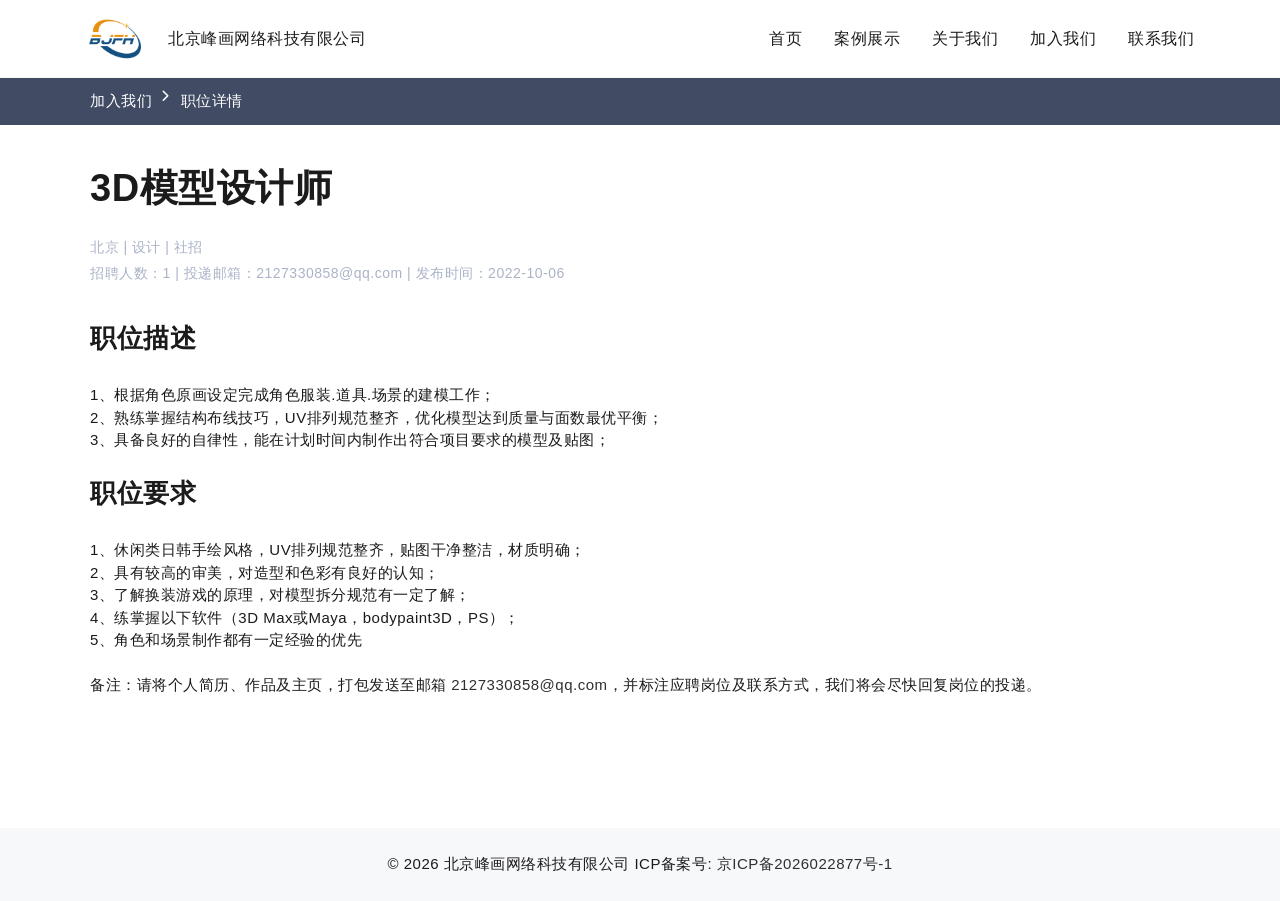
<file: job-2.html>
<!doctype html>
<html lang="zh-CN">
  <head>
    <meta charset="UTF-8" />
    <meta
      name="viewport"
      content="width=device-width; initial-scale=1.0; maximum-scale=1; user-scalable=no;"
    />
    <meta name="description" content="北京峰画网络科技有限公司官网" />
    <meta
      name="keywords"
      content="北京峰画网络科技有限公司,游戏研发,原画作品,角色原画,场景原画,模型作品,角色模型,场景模型,三渲二,动画作品,角色动画,场景动画,动画镜头,特效作品,Unity引擎,UE4引擎,自研引擎,美宣作品"
    />
    <title>3D模型设计师 - 北京峰画网络科技有限公司官网</title>
    <link rel="icon" href="/assets/favicon.ico" />
    <link rel="stylesheet" href="/css/style.css" />
    <link
      rel="stylesheet"
      href="https://cdnjs.cloudflare.com/ajax/libs/font-awesome/6.2.0/css/all.min.css"
    />
  </head>
  <body>
    <div>
      <!-- Header -->
      <header class="header">
        <div class="navbar">
          <div class="container">
            <div class="navbar_left">
              <div class="navbar_logo">
                <img width="90" height="90" src="/assets/logo.png" alt="峰画" />
              </div>
              <div class="navbar_title">北京峰画网络科技有限公司</div>
            </div>
            <div class="navbar_right">
              <i class="fas fa-bars navbar_menu_icon"></i>
              <div class="navbar_menu_pc">
                <div
                  class="navbar_item"
                  data-href="/index.html"
                  onclick="window.location.href = '/index.html'"
                >
                  首页
                </div>
                <div
                  class="navbar_item"
                  data-href="/cases.html"
                  onclick="window.location.href = '/cases.html'"
                >
                  案例展示
                </div>
                <div
                  class="navbar_item"
                  data-href="/about.html"
                  onclick="window.location.href = '/about.html'"
                >
                  关于我们
                </div>
                <div
                  class="navbar_item"
                  data-href="/jobs.html"
                  onclick="window.location.href = '/jobs.html'"
                >
                  加入我们
                </div>
                <div
                  class="navbar_item"
                  data-href="/contact.html"
                  onclick="window.location.href = '/contact.html'"
                >
                  联系我们
                </div>
              </div>
            </div>
          </div>
          <div class="navbar_menu_mobile">
            <div
              class="navbar_item"
              data-href="/index.html"
              onclick="window.location.href = '/index.html'"
            >
              首页
            </div>
            <div
              class="navbar_item"
              data-href="/cases.html"
              onclick="window.location.href = '/cases.html'"
            >
              案例展示
            </div>
            <div
              class="navbar_item"
              data-href="/about.html"
              onclick="window.location.href = '/about.html'"
            >
              关于我们
            </div>
            <div
              class="navbar_item"
              data-href="/jobs.html"
              onclick="window.location.href = '/jobs.html'"
            >
              加入我们
            </div>
            <div
              class="navbar_item"
              data-href="/contact.html"
              onclick="window.location.href = '/contact.html'"
            >
              联系我们
            </div>
          </div>
        </div>
        <div class="bread_wrapper">
          <div class="bread_inner_wrapper">
            <div class="bread_item">
              <div
                class="bread_item_title"
                onclick="window.location.href = '/jobs.html'"
              >
                加入我们
              </div>
              &nbsp;&nbsp;
              <i class="fas fa-chevron-right bread_item_icon"></i>&nbsp;&nbsp;
            </div>
            <div class="bread_item">
              <div class="bread_item_title">职位详情</div>
            </div>
          </div>
        </div>
      </header>

      <!-- Container -->
      <div class="container_block_wrapper">
        <div class="container_block_inner_wrapper">
          <h1 class="jobdetail_job_title">3D模型设计师</h1>
          <div class="jobdetail_job_desc">北京 | 设计 | 社招</div>
          <div class="jobdetail_job_desc">
            招聘人数：1 | 投递邮箱：2127330858@qq.com | 发布时间：2022-10-06
          </div>
          <div class="jobdetail_job_content">
            <div>
              <h3><strong>职位描述</strong></h3>
              <div>1、根据角色原画设定完成角色服装.道具.场景的建模工作；</div>
              <div>
                2、熟练掌握结构布线技巧，UV排列规范整齐，优化模型达到质量与面数最优平衡；
              </div>
              <div>
                3、具备良好的自律性，能在计划时间内制作出符合项目要求的模型及贴图；
              </div>
              <div>&nbsp;</div>
              <h3><strong>职位要求</strong></h3>
              <div>
                1、休闲类日韩手绘风格，UV排列规范整齐，贴图干净整洁，材质明确；
              </div>
              <div>2、具有较高的审美，对造型和色彩有良好的认知；</div>
              <div>3、了解换装游戏的原理，对模型拆分规范有一定了解；</div>
              <div>4、练掌握以下软件（3D Max或Maya，bodypaint3D，PS）；</div>
              <div>5、角色和场景制作都有一定经验的优先</div>
              <div>&nbsp;</div>
              <div>
                备注：请将个人简历、作品及主页，打包发送至邮箱
                <a href="mailto:2127330858@qq.com">2127330858@qq.com</a
                >，并标注应聘岗位及联系方式，我们将会尽快回复岗位的投递。
              </div>
              <div>&nbsp;</div>
            </div>
          </div>
        </div>
      </div>

      <!-- Footer -->
      <footer class="footer">
        <p>
          © 2026 北京峰画网络科技有限公司 ICP备案号:
          <a href="https://beian.miit.gov.cn" target="_blank"
            >京ICP备2026022877号-1</a
          >
        </p>
      </footer>
    </div>

    <!-- Modal (hidden by default) -->
    <div id="modal" class="modal_wrapper" style="display: none">
      <span class="modal_close">×</span>
      <div class="modal_content"></div>
    </div>

    <script src="/js/main.js"></script>
  </body>
</html>
</file>
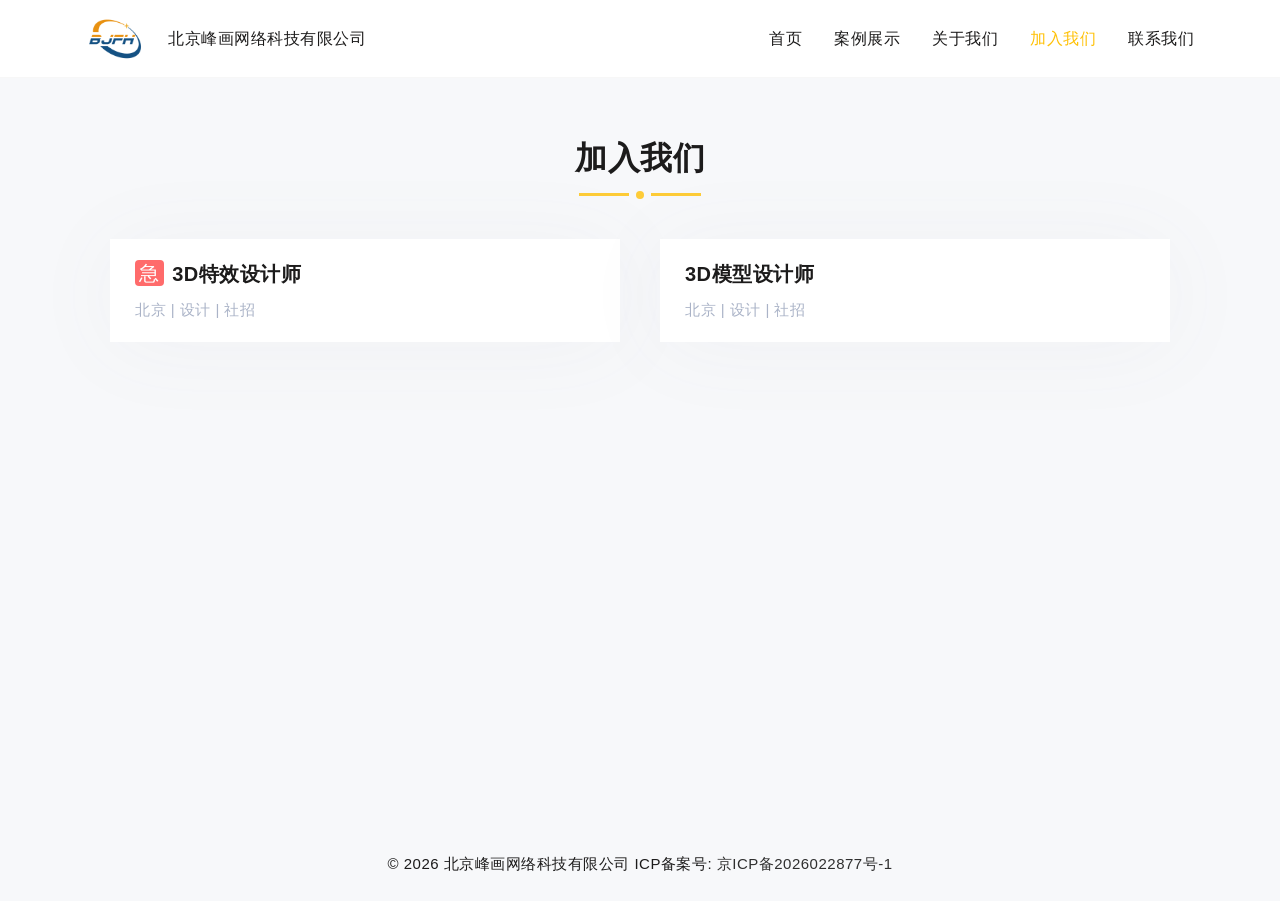
<file: jobs.html>
<!doctype html>
<html lang="zh-CN">
  <head>
    <meta charset="UTF-8" />
    <meta
      name="viewport"
      content="width=device-width; initial-scale=1.0; maximum-scale=1; user-scalable=no;"
    />
    <meta name="description" content="北京峰画网络科技有限公司官网" />
    <meta
      name="keywords"
      content="北京峰画网络科技有限公司,游戏研发,原画作品,角色原画,场景原画,模型作品,角色模型,场景模型,三渲二,动画作品,角色动画,场景动画,动画镜头,特效作品,Unity引擎,UE4引擎,自研引擎,美宣作品"
    />
    <title>加入我们 - 北京峰画网络科技有限公司官网</title>
    <link rel="icon" href="/assets/favicon.ico" />
    <link rel="stylesheet" href="/css/style.css" />
    <link
      rel="stylesheet"
      href="https://cdnjs.cloudflare.com/ajax/libs/font-awesome/6.2.0/css/all.min.css"
    />
  </head>
  <body style="background-color: rgb(247, 248, 250)">
    <div>
      <!-- Header -->
      <header class="header">
        <div class="navbar">
          <div class="container">
            <div class="navbar_left">
              <div class="navbar_logo">
                <img width="90" height="90" src="/assets/logo.png" alt="峰画" />
              </div>
              <div class="navbar_title">北京峰画网络科技有限公司</div>
            </div>
            <div class="navbar_right">
              <i class="fas fa-bars navbar_menu_icon"></i>
              <div class="navbar_menu_pc">
                <div
                  class="navbar_item"
                  data-href="/index.html"
                  onclick="window.location.href = '/index.html'"
                >
                  首页
                </div>
                <div
                  class="navbar_item"
                  data-href="/cases.html"
                  onclick="window.location.href = '/cases.html'"
                >
                  案例展示
                </div>
                <div
                  class="navbar_item"
                  data-href="/about.html"
                  onclick="window.location.href = '/about.html'"
                >
                  关于我们
                </div>
                <div
                  class="navbar_item"
                  data-href="/jobs.html"
                  onclick="window.location.href = '/jobs.html'"
                >
                  加入我们
                </div>
                <div
                  class="navbar_item"
                  data-href="/contact.html"
                  onclick="window.location.href = '/contact.html'"
                >
                  联系我们
                </div>
              </div>
            </div>
          </div>
          <div class="navbar_menu_mobile">
            <div
              class="navbar_item"
              data-href="/index.html"
              onclick="window.location.href = '/index.html'"
            >
              首页
            </div>
            <div
              class="navbar_item"
              data-href="/cases.html"
              onclick="window.location.href = '/cases.html'"
            >
              案例展示
            </div>
            <div
              class="navbar_item"
              data-href="/about.html"
              onclick="window.location.href = '/about.html'"
            >
              关于我们
            </div>
            <div
              class="navbar_item"
              data-href="/jobs.html"
              onclick="window.location.href = '/jobs.html'"
            >
              加入我们
            </div>
            <div
              class="navbar_item"
              data-href="/contact.html"
              onclick="window.location.href = '/contact.html'"
            >
              联系我们
            </div>
          </div>
        </div>
      </header>

      <!-- Container -->
      <div class="container_block_wrapper">
        <div class="container_block_inner_wrapper">
          <h2 class="container_block_title">加入我们</h2>
          <div class="container_block_dot"></div>
          <div class="jobs_job_wrapper">
            <div
              class="jobs_job_item"
              onclick="window.location.href = '/job-1.html'"
            >
              <div class="jobs_job_item_priority">急</div>
              <div class="jobs_job_item_title">3D特效设计师</div>
              <div class="jobs_job_item_desc">北京 | 设计 | 社招</div>
            </div>
            <div
              class="jobs_job_item"
              onclick="window.location.href = '/job-2.html'"
            >
              <div class="jobs_job_item_title">3D模型设计师</div>
              <div class="jobs_job_item_desc">北京 | 设计 | 社招</div>
            </div>
          </div>
        </div>
      </div>

      <!-- Footer -->
      <footer class="footer">
        <p>
          © 2026 北京峰画网络科技有限公司 ICP备案号:
          <a href="https://beian.miit.gov.cn" target="_blank"
            >京ICP备2026022877号-1</a
          >
        </p>
      </footer>
    </div>

    <!-- Modal (hidden by default) -->
    <div id="modal" class="modal_wrapper" style="display: none">
      <span class="modal_close">×</span>
      <div class="modal_content"></div>
    </div>

    <script src="/js/main.js"></script>
  </body>
</html>
</file>
<file: css/style.css>
/* ==================== 全局样式 ==================== */
html,
body {
  padding: 0;
  margin: 0;
  font-family:
    -apple-system,
    BlinkMacSystemFont,
    Segoe UI,
    Roboto,
    Oxygen,
    Ubuntu,
    Cantarell,
    Fira Sans,
    Droid Sans,
    Helvetica Neue,
    sans-serif;
}

a {
  color: inherit;
  text-decoration: none;
}

* {
  box-sizing: border-box;
  -webkit-tap-highlight-color: transparent;
}

body,
html {
  overflow-x: hidden;
  -webkit-tap-highlight-color: transparent;
}

body {
  font-family: "Open Sans", sans-serif;
  font-size: 15px;
  letter-spacing: 0.5px;
  line-height: 1.5;
  color: #1c1b1b;
}

ul {
  padding: 0;
  margin: 0;
}

ul li {
  list-style: disc;
  font-size: 17px;
  line-height: 1.59;
}

a {
  text-decoration: none;
  color: #2f2f2f;
}

a:hover,
a:focus {
  outline: none;
  text-decoration: none;
}

h1,
h2,
h3,
h4,
h5,
h6 {
  font-family: "Open Sans", sans-serif;
  font-weight: 700;
  margin-top: 0;
}

h1 {
  font-size: 38px;
}

h2 {
  font-size: 32px;
  line-height: 1.13;
}

h3 {
  font-size: 26px;
}

h4 {
  font-size: 22px;
}

h5 {
  font-size: 20px;
}

h6 {
  font-size: 18px;
}

img {
  border: none;
  max-width: 100%;
  -moz-user-select: none;
  -webkit-user-select: none;
  -ms-user-select: none;
  user-select: none;
  -webkit-user-drag: none;
  user-drag: none;
  vertical-align: middle;
}

code {
  background-color: #ffc107;
  border-radius: 2px;
  color: #fff;
  padding: 2px 4px;
}

pre {
  background-color: #f8f8f8;
  border: 1px solid #eee;
  border-radius: 4px;
  padding: 10px;
}

pre code {
  background-color: transparent;
  color: #333;
}

del {
  text-decoration-color: #ffc107;
}

kbd {
  background-color: #ddd;
  padding: 4px 6px;
  border-radius: 2px;
  color: #ffc107;
}

video {
  width: 90% !important;
  height: auto !important;
  max-height: 90vh !important;
}

.tlinks {
  text-indent: -9999px;
  height: 0;
  line-height: 0;
  font-size: 0;
  overflow: hidden;
}

address {
  line-height: 1.5;
  padding-left: 10px;
}

dl dt {
  font-weight: 700;
}

dl dd {
  margin-left: 0;
}

blockquote {
  background-color: #f8f8f8;
  border-radius: 0 4px 4px 0;
  padding: 5px 15px;
}

blockquote p {
  margin-top: 10px;
}

button {
  padding: 5px 15px;
  border: none;
}

button:focus {
  outline: none;
  border: none;
}

hr {
  margin-top: 20px;
  margin-bottom: 20px;
  border: 0;
  border-top: 1px solid #eee;
}

/* ==================== Header 样式 ==================== */
.header {
  position: fixed;
  right: 0;
  left: 0;
  z-index: 1030;
  width: 100%;
}

.header_home .navbar {
  height: 97px;
  background-color: transparent;
  border-bottom: none;
}

@media screen and (max-width: 992px) {
  .header_home .navbar {
    height: 78px;
    background-color: #fff;
    border-bottom: 1px solid rgba(240, 240, 240, 0.5);
  }
}

.header_home .navbar_open {
  @media screen and (max-width: 992px) {
    height: 340px;
  }
}

.header_home .navbar_title {
  color: #fff;
}

@media screen and (max-width: 992px) {
  .header_home .navbar_title {
    color: #1c1b1b;
  }
}

.header_home .navbar_item {
  color: #fff;
}

@media screen and (max-width: 992px) {
  .header_home .navbar_item {
    color: #1c1b1b;
  }
}

.header_home .navbar_item_active {
  color: #ffc107;
}

.navbar {
  display: flex;
  flex-direction: row;
  flex-wrap: nowrap;
  justify-content: space-between;
  align-content: stretch;
  align-items: center;
  height: 78px;
  width: 100%;
  padding-right: 15px;
  padding-left: 15px;
  margin-bottom: 0;
  background-color: #fff;
  transition-duration: 300ms;
  transition-property: all;
  transition-timing-function: cubic-bezier(0.7, 1, 0.7, 1);
  overflow: hidden;
  border-bottom: 1px solid rgba(240, 240, 240, 0.5);
}

@media screen and (max-width: 992px) {
  .navbar {
    padding: 0;
    flex-direction: column;
    align-items: flex-start;
    justify-content: flex-start;
  }
}

.navbar_open {
  @media screen and (max-width: 992px) {
    height: 340px;
  }
}

.navbar .container {
  display: flex;
  flex-direction: row;
  flex-wrap: nowrap;
  justify-content: space-between;
  align-content: stretch;
  align-items: center;
  width: 100%;
  margin-right: auto;
  margin-left: auto;
}

@media (min-width: 992px) {
  .navbar .container {
    width: 960px;
  }
}

@media (min-width: 1200px) {
  .navbar .container {
    width: 1140px;
  }
}

.navbar_logo {
  position: relative;
  width: 90px;
  height: 90px;
}

@media screen and (max-width: 992px) {
  .navbar_logo {
    width: 95px;
    height: 95px;
  }
}

.navbar_left {
  display: flex;
  flex-direction: row;
  align-items: center;
}

@media screen and (max-width: 992px) {
  .navbar_left {
    max-height: 78px;
  }
}

.navbar_right {
  position: relative;
  display: flex;
  flex-direction: row;
  align-items: center;
}

@media screen and (max-width: 992px) {
  .navbar_right {
    max-height: 78px;
  }
}

.navbar_title {
  color: #1c1b1b;
  margin-left: 8px;
  font-size: 16px;
}

@media screen and (max-width: 992px) {
  .navbar_title {
    display: none;
  }
}

.navbar_menu_pc {
  display: flex;
  flex-direction: row;
  align-items: center;
}

@media screen and (max-width: 992px) {
  .navbar_menu_pc {
    display: none;
  }
}

.navbar_menu_icon {
  display: none !important;
  font-size: 20px;
  color: #1c1b1b;
  margin-right: 20px;
}

@media screen and (max-width: 992px) {
  .navbar_menu_icon {
    display: block !important;
    width: 20px;
  }
}

.navbar_item {
  color: #1c1b1b;
  margin: 0 16px;
  font-size: 16px;
  cursor: pointer;
}

.navbar_item_active {
  color: #ffc107;
}

.navbar_menu_mobile {
  display: none;
  width: 100%;
}

@media screen and (max-width: 992px) {
  .navbar_menu_mobile {
    display: flex;
    flex-direction: column;
    align-items: center;
  }

  .navbar_menu_mobile .navbar_item {
    width: 100%;
    padding: 12px 20px;
    text-align: left;
  }
}

.bread_wrapper {
  position: fixed;
  top: 78px;
  z-index: -1;
  display: flex;
  justify-content: center;
  width: 100%;
  padding: 12px 20px;
  color: #fff;
  background: #414c64;
}

@media screen and (max-width: 768px) {
  .bread_wrapper {
    justify-content: flex-start;
  }
}

.bread_inner_wrapper {
  display: flex;
  padding: 0 20px;
  background: #414c64;
}

@media screen and (max-width: 768px) {
  .bread_inner_wrapper {
    padding: 0;
  }
}

@media (min-width: 576px) {
  .bread_inner_wrapper {
    width: 540px;
  }
}

@media (min-width: 768px) {
  .bread_inner_wrapper {
    width: 720px;
  }
}

@media (min-width: 992px) {
  .bread_inner_wrapper {
    width: 960px;
  }
}

@media (min-width: 1200px) {
  .bread_inner_wrapper {
    width: 1140px;
  }
}

.bread_item {
  display: inline-flex;
}

.bread_item_title {
  color: #fff;
  cursor: pointer;
}

.bread_item_icon {
  font-size: 12px;
  width: 10px;
}

/* ==================== Footer 样式 ==================== */
.footer {
  text-align: center;
  background-color: #f7f8fa;
  padding: 10px;
}

/* ==================== Container 样式 ==================== */
.container_block_wrapper {
  display: flex;
  justify-content: center;
  padding: 140px 0 100px;
  width: 100%;
  min-height: calc(100vh - 72px);
}

@media screen and (max-width: 992px) {
  .container_block_wrapper {
    padding: 140px 0 60px;
  }
}

.container_block_inner_wrapper {
  display: flex;
  flex-direction: column;
  align-items: center;
  width: 100%;
  padding: 0 20px;
}

@media (min-width: 576px) {
  .container_block_inner_wrapper {
    max-width: 540px;
  }
}

@media (min-width: 768px) {
  .container_block_inner_wrapper {
    max-width: 720px;
  }
}

@media (min-width: 992px) {
  .container_block_inner_wrapper {
    max-width: 960px;
  }
}

@media (min-width: 1200px) {
  .container_block_inner_wrapper {
    max-width: 1140px;
  }
}

.container_block_title {
  color: #1c1b1b;
  margin-bottom: 15px;
  padding: 0;
  z-index: 10;
  text-transform: capitalize;
}

.container_block_dot {
  border-radius: 50%;
  height: 8px;
  width: 8px;
  display: inline-block;
  margin-bottom: 30px;
  position: relative;
  background-color: rgba(255, 193, 7, 0.8);
}

.container_block_dot::before {
  content: "";
  position: absolute;
  left: 15px;
  height: 3px;
  width: 50px;
  top: 2px;
  background-color: rgba(255, 193, 7, 0.8);
}

.container_block_dot::after {
  content: "";
  position: absolute;
  right: 15px;
  height: 3px;
  width: 50px;
  top: 2px;
  background-color: rgba(255, 193, 7, 0.8);
}

/* ==================== Modal 样式 ==================== */
.modal_wrapper {
  z-index: 3000;
  display: flex;
  align-items: center;
  position: fixed;
  padding: 0px 60px 0px 60px;
  left: 0;
  top: 0;
  width: 100%;
  height: 100%;
  background-color: black;
  box-sizing: border-box;
}

.modal_content {
  margin: auto;
  padding: 0;
  width: 90%;
  height: 100%;
  max-height: 100%;
  text-align: center;
}

.modal_slide {
  height: 100%;
  display: flex;
  align-items: center;
  justify-content: center;
}

.modal_image {
  max-height: 100%;
  max-width: 100%;
  user-select: none;
  -moz-user-select: none;
  -webkit-user-select: none;
}

.modal_close {
  color: white;
  position: absolute;
  top: 15px;
  right: 15px;
  font-size: 40px;
  font-weight: bold;
  opacity: 0.2;
  cursor: pointer;
}

.modal_close:hover {
  opacity: 1;
}

@media (max-width: 900px) {
  .modal_wrapper {
    padding: 0;
  }
}

/* ==================== 首页样式 ==================== */
.home_container {
}

.home_head {
  position: relative;
  height: 740px;
  width: 100%;
}

@media screen and (max-width: 992px) {
  .home_head {
    height: 700px;
  }
}

.home_head_bg {
  position: absolute;
  height: 740px;
  width: 100%;
  overflow: hidden;
  z-index: -1;
}

.home_head_bg img {
  width: 100%;
  height: 100%;
  object-fit: cover;
}

@media screen and (max-width: 992px) {
  .home_head_bg {
    height: 700px;
  }
}

.home_content {
  text-align: center;
  padding-top: 260px;
}

.home_overlay {
  background-color: rgba(41, 39, 34, 0.75);
  width: 100%;
  height: 100%;
}

.home_title {
  margin: 0;
  line-height: 1.15;
  font-size: 65px;
  font-weight: 700;
  color: #fff;
}

@media screen and (max-width: 992px) {
  .home_title {
    font-size: 46px;
    line-height: 36px;
  }
}

.home_sub_title {
  color: #eee;
  margin-top: 15px;
  line-height: 1.2;
  font-size: 22px;
  padding: 0 25px;
}

@media screen and (max-width: 992px) {
  .home_sub_title {
    font-size: 18px;
    margin-top: 25px;
  }
}

.home_title_line {
  position: relative;
}

.home_title_line::before {
  position: absolute;
  content: "";
  width: 100%;
  height: 10px;
  background-color: rgba(255, 221, 117, 0.5);
  left: 0;
  bottom: 3px;
  z-index: auto;
}

@media screen and (max-width: 992px) {
  .home_title_line::before {
    height: 8px;
  }
}

.home_scroll_icon {
  position: absolute;
  bottom: 35px;
  width: 100%;
  text-align: center;
}

.home_head_btn {
  font-family: "Raleway", sans-serif;
  font-weight: 500;
  font-size: 15px;
  letter-spacing: 1px;
  display: inline-block;
  padding: 9px 30px;
  border-radius: 50px;
  transition: 0.5s;
  margin-top: 40px;
  border: 2px solid #ffc107;
  color: #fff;
  cursor: pointer;
}

.home_head_btn:hover {
  background-color: #ffc107;
}

@media screen and (max-width: 992px) {
  .home_head_btn {
    margin-top: 40px;
  }
}

.home_block_wrapper {
  display: flex;
  justify-content: center;
  padding: 80px 0 100px;
  width: 100%;
}

@media screen and (max-width: 992px) {
  .home_block_wrapper {
    padding: 40px 0 60px;
  }
}

.home_block_full_inner_wrapper {
  display: flex;
  flex-direction: column;
  align-items: center;
  width: 100%;
}

.home_block_inner_wrapper {
  display: flex;
  flex-direction: column;
  align-items: center;
  width: 100%;
}

@media (min-width: 576px) {
  .home_block_inner_wrapper {
    max-width: 540px;
  }
}

@media (min-width: 768px) {
  .home_block_inner_wrapper {
    max-width: 720px;
  }
}

@media (min-width: 992px) {
  .home_block_inner_wrapper {
    max-width: 960px;
  }
}

@media (min-width: 1200px) {
  .home_block_inner_wrapper {
    max-width: 1140px;
  }
}

.home_block_title {
  color: #1c1b1b;
  margin-bottom: 15px;
  padding: 0;
  z-index: 10;
  text-transform: capitalize;
}

.home_block_dot {
  border-radius: 50%;
  height: 8px;
  width: 8px;
  display: inline-block;
  margin-bottom: 30px;
  position: relative;
  background-color: rgba(255, 193, 7, 0.8);
}

.home_block_dot::before {
  content: "";
  position: absolute;
  left: 15px;
  height: 3px;
  width: 50px;
  top: 2px;
  background-color: rgba(255, 193, 7, 0.8);
}

.home_block_dot::after {
  content: "";
  position: absolute;
  right: 15px;
  height: 3px;
  width: 50px;
  top: 2px;
  background-color: rgba(255, 193, 7, 0.8);
}

.home_case_wrapper {
  display: flex;
  flex-direction: column;
  align-items: center;
  width: 100%;
  color: #aab3c7;
}

.home_case_filter {
  display: flex;
  justify-content: center;
  flex-wrap: wrap;
  width: 100%;
  margin-bottom: 50px;
}

@media screen and (max-width: 992px) {
  .home_case_filter {
    margin-bottom: 30px;
  }
}

.home_case_filter_item {
  display: flex;
}

.home_case_filter_title {
  cursor: pointer;
  margin: 0 20px;
}

.home_case_filter_title:hover {
  color: #ffc107;
}

.home_case_list {
  width: 100%;
  display: grid;
  margin: 1rem 0;
  grid-template-columns: 1fr 1fr 1fr 1fr;
  grid-template-rows: 1fr 1fr;
  gap: 0px 0px;
}

@media screen and (max-width: 992px) {
  .home_case_list {
    grid-template-columns: 1fr 1fr;
    grid-template-rows: 1fr 1fr 1fr 1fr;
  }
}

.home_case_item {
  position: relative;
  margin: 0px;
  width: 100%;
  height: 350px;
  overflow: hidden;
  cursor: pointer;
}

@media screen and (max-width: 750px) {
  .home_case_item {
    height: 280px;
  }
}

.home_case_item:hover .home_case_item_img img {
  transform: scale(1.1);
}

.home_case_item_video::after {
  content: "";
  position: absolute;
  right: 0;
  top: 0;
  margin: -30px;
  width: 60px;
  height: 60px;
  transform: rotate(45deg);
  color: #fff;
  background-color: #ffc107;
}

.home_case_item_img {
  position: absolute;
  top: 0;
  left: 0;
  right: 0;
  bottom: 0;
  width: 100%;
  height: 100%;
}

.home_case_item_img img {
  width: 100%;
  height: 100%;
  object-fit: cover;
  transition: transform 0.6s ease;
}

.home_grid_item_overlay {
  position: absolute;
  display: flex;
  justify-content: center;
  align-items: center;
  left: 0;
  bottom: 0;
  width: 100%;
  height: 40px;
  background: rgba(0, 0, 0, 0.6);
  color: #fff;
  padding: 0 20px;
  opacity: 0;
  transition: 0.6s;
  z-index: 99;
}

.home_grid_item_overlay p {
  margin: 0;
  font-size: 14px;
}

@media screen and (max-width: 750px) {
  .home_grid_item_overlay {
    padding-top: 125px;
    opacity: 0 !important;
  }

  .home_grid_item_overlay h3 {
    margin-bottom: 0px;
  }
}

.home_case_item:hover .home_grid_item_overlay {
  opacity: 1;
}

.home_about_wrapper {
  display: flex;
  justify-content: center;
}

@media screen and (max-width: 992px) {
  .home_about_wrapper {
    flex-direction: column;
    align-items: center;
  }
}

.home_about_pc_img {
  position: relative;
  width: 50%;
  margin-right: 15px;
  height: auto;
  border-radius: 4px;
}

@media screen and (max-width: 992px) {
  .home_about_pc_img {
    display: none;
  }
}

.home_about_m_img {
  position: relative;
  display: none;
}

@media screen and (max-width: 992px) {
  .home_about_m_img {
    display: block;
    height: 250px;
    max-height: 50vh;
    width: 90vw;
    margin-right: 0;
    border-radius: 4px;
  }
}

.home_about_title {
  border-left: 6px solid #ffc107;
  padding-left: 30px;
  margin-bottom: 60px;
}

@media screen and (max-width: 992px) {
  .home_about_title {
    margin-top: 20px;
    margin-bottom: 40px;
  }
}

.home_about_content {
  width: 50%;
  margin-left: 15px;
  color: #1c1b1b;
  font-size: 16px;
}

@media screen and (max-width: 992px) {
  .home_about_content {
    width: 90vw;
    margin-left: 0;
  }
}

.home_logo_list {
  width: 100%;
  padding: 0 80px;
  display: flex;
  align-items: center;
  justify-content: space-between;
}

@media screen and (max-width: 992px) {
  .home_logo_list {
    padding: 0;
    flex-wrap: wrap;
    justify-content: space-around;
    justify-content: space-evenly;
  }
}

.home_logo_list > img {
  width: 140px;
  height: auto;
  margin: 0 20px;
  max-width: 45%;
  transition: all 0.4s ease-in-out;
  display: inline-block;
  padding: 15px 0;
}

@media screen and (max-width: 992px) {
  .home_logo_list > img {
    width: 30%;
  }
}

.home_logo_list > img:hover {
  transform: scale(1.15);
}

.home_video_icon {
  z-index: 1;
  position: absolute;
  top: 6px;
  right: 4px;
  width: 15px;
  height: 15px;
  color: #fff;
}

/* ==================== 案例展示页样式 ==================== */
.cases_type_wrapper {
  width: 100%;
  display: flex;
  flex-wrap: wrap;
  margin-bottom: 18px;
}

.cases_type_item {
  cursor: pointer;
  display: inline-block;
  padding: 10px 18px;
  font-size: 14px;
  font-weight: 500;
  line-height: 1;
  color: #1c1b1b;
  margin: 0 3px 10px 3px;
  transition: all ease-in-out 0.3s;
  background: #fafafc;
  border-radius: 50px;
}

.cases_type_item:hover,
.cases_type_item_active {
  color: #414c64;
  background: #ffc107;
}

.cases_content_wrapper {
  position: relative;
  width: 100%;
  display: grid;
  margin: 30px 0;
  grid-template-columns: 1fr 1fr 1fr 1fr;
  grid-template-rows: 1fr 1fr;
  gap: 20px 20px;
}

@media screen and (max-width: 992px) {
  .cases_content_wrapper {
    grid-template-columns: 1fr 1fr;
    grid-template-rows: 1fr 1fr 1fr 1fr;
  }
}

.cases_case_item {
  position: relative;
  display: flex;
  justify-content: center;
  align-items: center;
  width: 100%;
  padding-right: 15px;
  padding-left: 15px;
  height: 320px;
  overflow: hidden;
  cursor: pointer;
}

@media screen and (max-width: 750px) {
  .cases_case_item {
    height: 280px;
  }
}

.cases_case_item:hover .cases_case_item_img img {
  transform: scale(1.1);
}

.cases_case_item_video::after {
  content: "";
  position: absolute;
  right: 0;
  top: 0;
  margin: -30px;
  width: 60px;
  height: 60px;
  transform: rotate(45deg);
  color: #fff;
  background-color: #ffc107;
}

.cases_case_item_img {
  position: absolute;
  top: 0;
  left: 0;
  right: 0;
  bottom: 0;
  width: 100%;
  height: 100%;
}

.cases_case_item_img img {
  width: 100%;
  height: 100%;
  object-fit: cover;
  transition: transform 0.6s ease;
}

.cases_grid_item_overlay {
  position: absolute;
  display: flex;
  justify-content: center;
  align-items: center;
  left: 0;
  bottom: 0;
  width: 100%;
  height: 40px;
  background: rgba(0, 0, 0, 0.6);
  color: #fff;
  padding: 0 20px;
  opacity: 0;
  transition: 0.6s;
  z-index: 99;
}

.cases_grid_item_overlay p {
  margin: 0;
  font-size: 14px;
}

.cases_case_item:hover .cases_grid_item_overlay {
  opacity: 1;
}

.cases_empty_img {
  width: 356px;
  height: 348px;
}

.cases_video_icon {
  z-index: 1;
  position: absolute;
  top: 6px;
  right: 4px;
  width: 15px;
  height: 15px;
  color: #fff;
}

/* ==================== 职位列表页样式 ==================== */
.jobs_job_wrapper {
  width: 100%;
  display: flex;
  justify-content: center;
}

@media screen and (max-width: 992px) {
  .jobs_job_wrapper {
    flex-direction: column;
  }
}

.jobs_job_item {
  width: 50%;
  padding: 20px 25px;
  margin: 10px 20px;
  transition: all ease-in-out 0.3s;
  background: #fff;
  box-shadow: 0px 5px 90px 0px rgba(110, 123, 131, 0.05);
  cursor: pointer;
}

@media screen and (max-width: 992px) {
  .jobs_job_item {
    max-width: 100%;
    width: 90vw;
    margin: 10px 0;
  }
}

.jobs_job_item:hover {
  box-shadow: 0px 0 35px 0 rgba(0, 0, 0, 0.08);
}

.jobs_job_item_priority {
  display: inline-block;
  margin-right: 5px;
  height: 26px;
  position: relative;
  top: -1px;
  margin-right: 4px;
  padding: 0 4px;
  border-radius: 4px;
  color: #fff;
  font-size: 20px;
  line-height: 26px;
  background: #ff6b6b;
}

.jobs_job_item_title {
  display: inline-block;
  font-size: 20px;
  font-weight: bold;
}

.jobs_job_item_desc {
  margin-top: 10px;
  color: #aab3c7;
}

/* ==================== 职位详情页样式 ==================== */
.jobdetail_job_title {
  margin-top: 20px;
  width: 100%;
  display: inline-block;
  margin-bottom: 20px;
}

.jobdetail_job_desc {
  width: 100%;
  margin-bottom: 5px;
  font-size: 14px;
  color: #aab3c7;
}

.jobdetail_job_content {
  width: 100%;
  margin-top: 30px;
}

.jobdetail_job_priority {
  display: inline-block;
  margin-right: 5px;
  height: 30px;
  position: relative;
  top: -3px;
  margin-right: 4px;
  padding: 0 4px;
  border-radius: 4px;
  color: #fff;
  font-size: 26px;
  line-height: 30px;
  background: #ff6b6b;
}

/* ==================== 联系我们页样式 ==================== */
.contact_contact {
  margin-top: 50px;
  width: 100%;
  display: flex;
  justify-content: center;
}

@media screen and (max-width: 992px) {
  .contact_contact {
    flex-direction: column;
    align-items: center;
  }
}

.contact_contact_form {
  width: 65%;
  display: flex;
  flex-direction: column;
}

@media screen and (max-width: 992px) {
  .contact_contact_form {
    width: 90vw;
  }
}

.contact_contact_form_item input {
  background: transparent;
  border-radius: 10px;
  color: #333;
  font-size: 15px;
  border: 1px solid #888;
  height: 45px;
  margin-bottom: 24px;
}

.contact_contact_form_item textarea {
  background: transparent;
  border: 1px solid #888;
  border-radius: 10px;
  color: #333;
  font-size: 18px;
  padding: 10px;
  height: 190px;
}

.contact_contact_form_input {
  display: block;
  width: 100%;
  height: 34px;
  padding: 6px 12px;
  font-size: 14px;
  line-height: 1.42857143;
  color: #555;
  background-color: #fff;
  background-image: none;
  border: 1px solid #ccc;
  border-radius: 4px;
  -webkit-box-shadow: inset 0 1px 1px rgb(0 0 0 / 8%);
  box-shadow: inset 0 1px 1px rgb(0 0 0 / 8%);
  -webkit-transition:
    border-color ease-in-out 0.15s,
    -webkit-box-shadow ease-in-out 0.15s;
  -o-transition:
    border-color ease-in-out 0.15s,
    box-shadow ease-in-out 0.15s;
  transition:
    border-color ease-in-out 0.15s,
    box-shadow ease-in-out 0.15s;
}

.contact_contact_form_input:focus {
  background-color: #fff;
  outline: 0;
  box-shadow: none;
}

.contact_contact_form_btn {
  color: #555;
  font-size: 13px;
  font-weight: 600;
  letter-spacing: 1px;
  text-align: center;
  padding: 12px 24px;
  margin-top: 25px;
  -webkit-transition: all 0.5s;
  transition: all 0.5s;
  width: 130px;
  color: #fff;
  border-radius: 10px;
  background-color: #ffc107;
  border: 1px solid #ffc107;
  cursor: pointer;
}

.contact_contact_form_btn:hover,
.contact_contact_form_btn:focus {
  background-color: #fff;
  color: #ffc107;
}

.contact_contact_msg {
  width: 35%;
  display: flex;
  flex-direction: column;
  margin-left: 50px;
}

@media screen and (max-width: 992px) {
  .contact_contact_msg {
    width: 80vw;
    margin-top: 40px;
    margin-left: 0;
  }
}

.contact_contact_msg_item {
  display: flex;
  margin-bottom: 30px;
}

.contact_contact_msg_item_icon_wrapper {
  background-color: transparent;
  font-size: 20px;
  display: flex;
  justify-content: center;
  align-items: center;
  width: 48px;
  height: 48px;
  line-height: 48px;
  border-radius: 50%;
  float: left;
  margin-right: 15px;
  border: 1px solid #ffc107;
  color: #ffc107;
}

.contact_contact_msg_item_icon {
  width: 16px;
}

.contact_contact_msg_item_body {
  margin-top: 4px;
  display: flex;
  flex-direction: column;
}

/* ==================== 首页联系我们样式 ==================== */
.home_contact {
  margin-top: 50px;
  width: 100%;
  display: flex;
}

@media screen and (max-width: 992px) {
  .home_contact {
    flex-direction: column;
    align-items: center;
  }
}

.home_contact_form {
  width: 65%;
  display: flex;
  flex-direction: column;
}

@media screen and (max-width: 992px) {
  .home_contact_form {
    width: 90vw;
  }
}

.home_contact_form_item input {
  background: transparent;
  border-radius: 10px;
  color: #333;
  font-size: 15px;
  border: 1px solid #888;
  height: 45px;
  margin-bottom: 24px;
}

.home_contact_form_item textarea {
  background: transparent;
  border: 1px solid #888;
  border-radius: 10px;
  color: #333;
  font-size: 18px;
  padding: 10px;
  height: 190px;
}

.home_contact_form_input {
  display: block;
  width: 100%;
  height: 34px;
  padding: 6px 12px;
  font-size: 14px;
  line-height: 1.42857143;
  color: #555;
  background-color: #fff;
  background-image: none;
  border: 1px solid #ccc;
  border-radius: 4px;
  -webkit-box-shadow: inset 0 1px 1px rgb(0 0 0 / 8%);
  box-shadow: inset 0 1px 1px rgb(0 0 0 / 8%);
  -webkit-transition:
    border-color ease-in-out 0.15s,
    -webkit-box-shadow ease-in-out 0.15s;
  -o-transition:
    border-color ease-in-out 0.15s,
    box-shadow ease-in-out 0.15s;
  transition:
    border-color ease-in-out 0.15s,
    box-shadow ease-in-out 0.15s;
}

.home_contact_form_input:focus {
  background-color: #fff;
  outline: 0;
  box-shadow: none;
}

.home_contact_form_btn {
  color: #555;
  font-size: 13px;
  font-weight: 600;
  letter-spacing: 1px;
  text-align: center;
  padding: 12px 24px;
  margin-top: 25px;
  -webkit-transition: all 0.5s;
  transition: all 0.5s;
  width: 130px;
  color: #fff;
  border-radius: 10px;
  background-color: #ffc107;
  border: 1px solid #ffc107;
  cursor: pointer;
}

.home_contact_form_btn:hover,
.home_contact_form_btn:focus {
  background-color: #fff;
  color: #ffc107;
}

.home_contact_msg {
  width: 35%;
  display: flex;
  flex-direction: column;
  margin-left: 50px;
}

@media screen and (max-width: 992px) {
  .home_contact_msg {
    width: 80vw;
    margin-top: 40px;
    margin-left: 0;
  }
}

.home_contact_msg_item {
  display: flex;
  margin-bottom: 30px;
}

.home_contact_msg_item_icon_wrapper {
  background-color: transparent;
  font-size: 20px;
  display: flex;
  justify-content: center;
  align-items: center;
  width: 48px;
  height: 48px;
  line-height: 48px;
  border-radius: 50%;
  float: left;
  margin-right: 15px;
  border: 1px solid #ffc107;
  color: #ffc107;
}

.home_contact_msg_item_icon {
  width: 16px;
}

.home_contact_msg_item_body {
  margin-top: 4px;
  display: flex;
  flex-direction: column;
}

/* ==================== 动画效果 ==================== */
.animate-fade-in {
  opacity: 0;
  transform: translate(0, 30px);
  transition:
    opacity 0.4s ease,
    transform 0.4s ease;
}

.animate-fade-in.visible {
  opacity: 1;
  transform: translate(0, 0);
}
</file>
